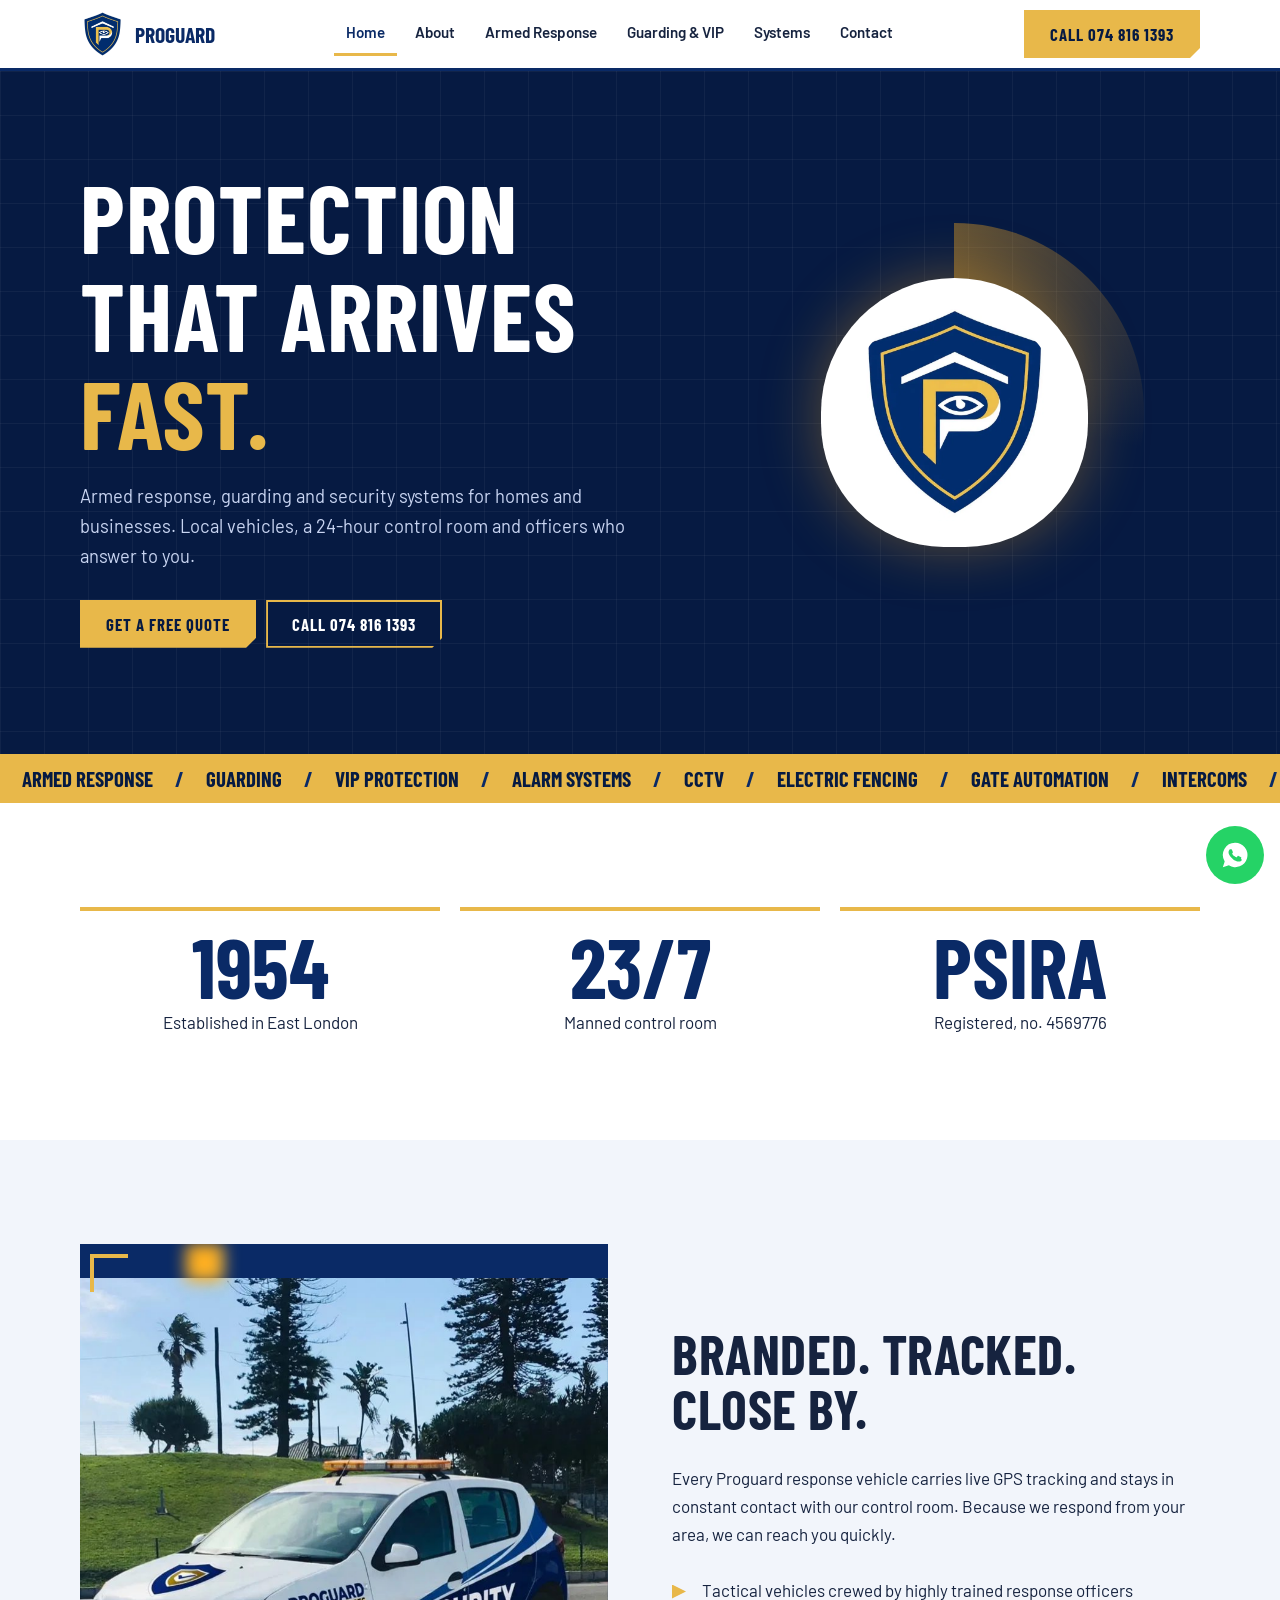
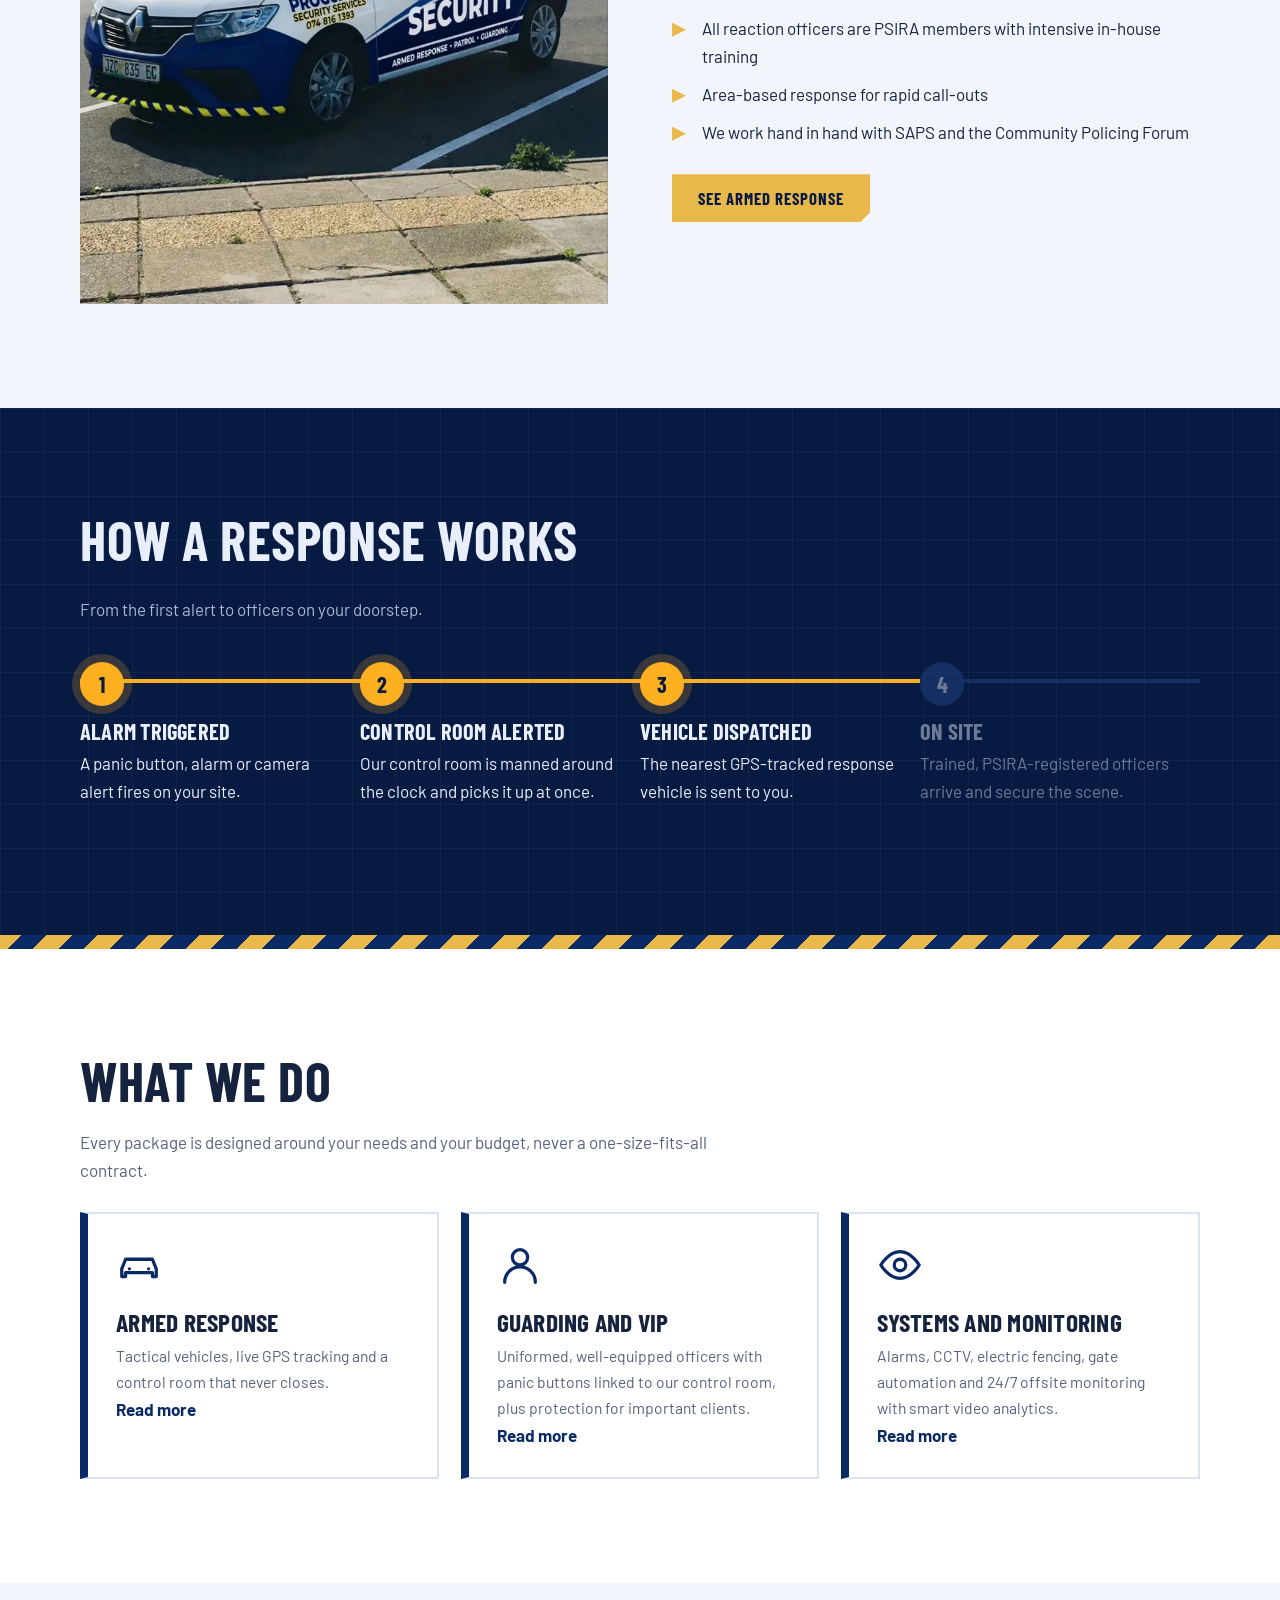
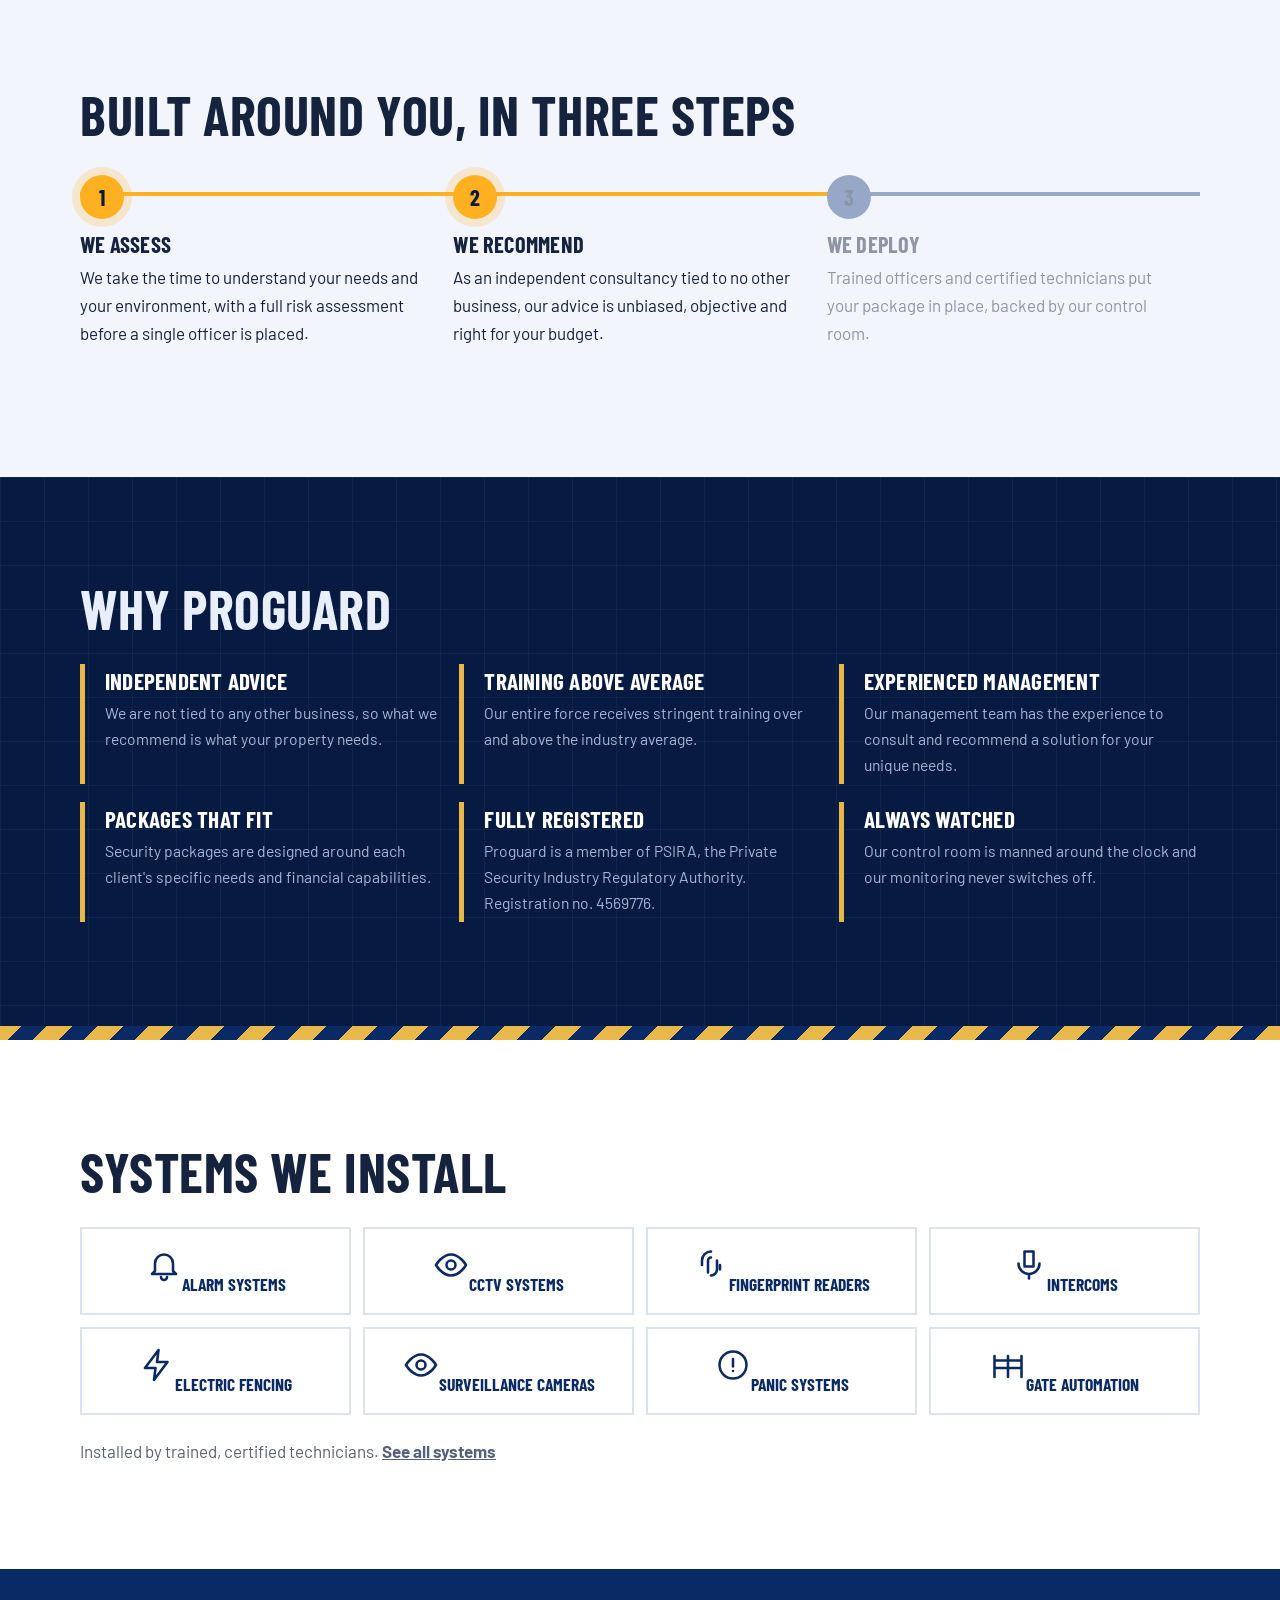
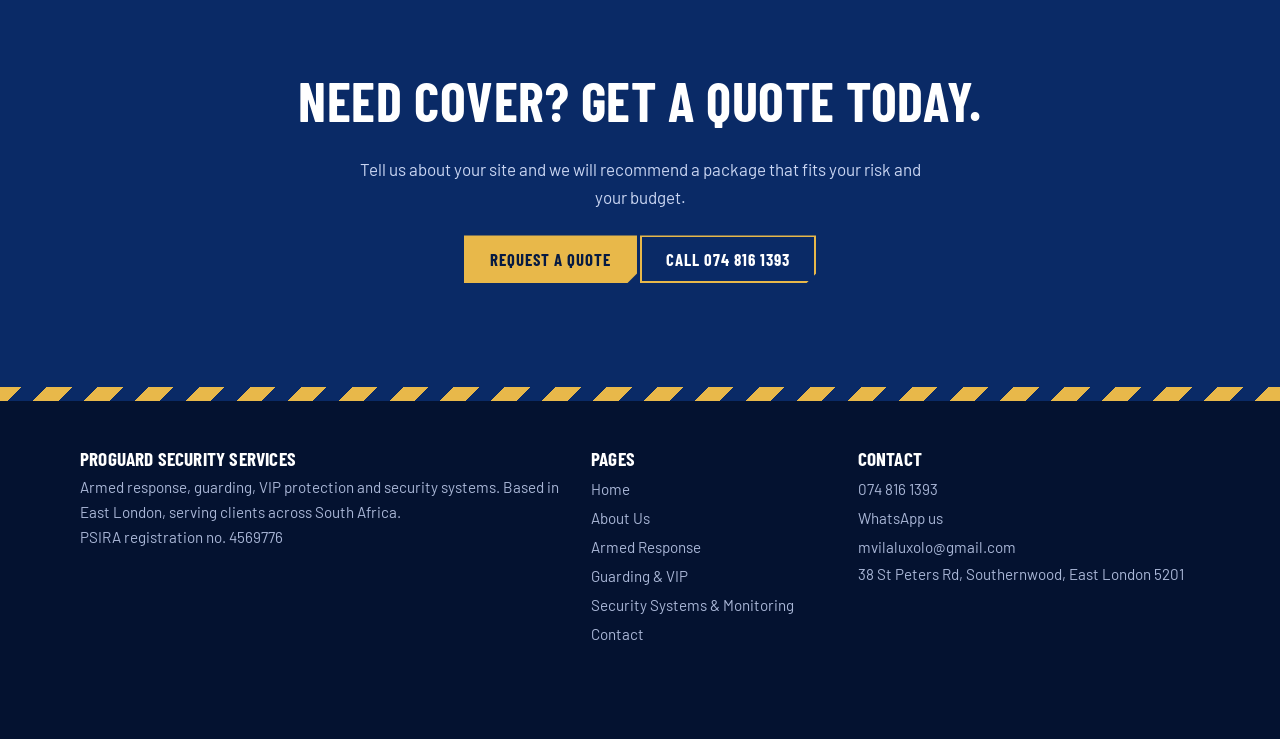
<file: index.html>
<!doctype html><html lang="en-ZA"><head><meta charset="utf-8"><meta name="viewport" content="width=device-width,initial-scale=1">
<title>Home | Proguard Security Services, East London</title><meta name="description" content="Armed response, guarding, VIP protection and security systems in East London. PSIRA registered.">
<link rel="icon" href="images/logo-shield.png">
<link rel="preconnect" href="https://fonts.googleapis.com"><link rel="preconnect" href="https://fonts.gstatic.com" crossorigin>
<link href="https://fonts.googleapis.com/css2?family=Barlow:wght@400;600&family=Barlow+Condensed:wght@600;700&display=swap" rel="stylesheet">
<link rel="stylesheet" href="css/style.css">
<script type="application/ld+json">{"@context":"https://schema.org","@type":"SecurityService","name":"Proguard Security Services","telephone":"+27748161393","email":"mvilaluxolo@gmail.com","address":{"@type":"PostalAddress","streetAddress":"38 St Peters Rd, Southernwood","addressLocality":"East London","addressRegion":"Eastern Cape","postalCode":"5201","addressCountry":"ZA"}}</script></head><body>
<header><div class="w nav"><a class="brand" href="index.html"><img src="images/logo-shield.png" alt="">Proguard</a>
<nav aria-label="Main"><ul><li><a href="index.html" aria-current="page">Home</a></li><li><a href="about.html">About</a></li><li><a href="armed-response.html">Armed Response</a></li><li><a href="guarding-vip.html">Guarding & VIP</a></li><li><a href="security-systems.html">Systems</a></li><li><a href="contact.html">Contact</a></li></ul></nav><a class="btn nc" href="tel:+27748161393">Call 074 816 1393</a><button class="burger" aria-label="Menu" aria-expanded="false">Menu</button></div></header>
<main><section class="hero gb"><div class="w"><div><h1 aria-label="Protection that arrives fast."><span class="ln" style="--i:0"><span>Protection</span></span><span class="ln" style="--i:1"><span>that arrives</span></span><span class="ln" style="--i:2"><span>fast.</span></span></h1>
<p>Armed response, guarding and security systems for homes and businesses. Local vehicles, a 24-hour control room and officers who answer to you.</p>
<a class="btn" href="contact.html">Get a free quote</a><a class="btn o" href="tel:+27748161393">Call 074 816 1393</a></div>
<div class="radar"><i style="--i:0"></i><i style="--i:1"></i><i style="--i:2"></i><img src="images/logo-shield.png" alt="Proguard Security Services shield logo"></div></div></section>
<div class="tick" aria-hidden="true"><div><span>Armed response</span><b>/</b><span>Guarding</span><b>/</b><span>VIP protection</span><b>/</b><span>Alarm systems</span><b>/</b><span>CCTV</span><b>/</b><span>Electric fencing</span><b>/</b><span>Gate automation</span><b>/</b><span>Intercoms</span><b>/</b><span>Panic systems</span><b>/</b><span>Offsite monitoring</span><b>/</b><span>Armed response</span><b>/</b><span>Guarding</span><b>/</b><span>VIP protection</span><b>/</b><span>Alarm systems</span><b>/</b><span>CCTV</span><b>/</b><span>Electric fencing</span><b>/</b><span>Gate automation</span><b>/</b><span>Intercoms</span><b>/</b><span>Panic systems</span><b>/</b><span>Offsite monitoring</span><b>/</b></div></div>
<section class="sec"><div class="w stats rv"><div><strong data-n="2022">0</strong>Established in East London</div><div><strong><span data-n="24">0</span>/7</strong>Manned control room</div><div><strong>PSIRA</strong>Registered, no. 4569776</div></div></section>
<section class="sec soft"><div class="w split"><div class="car brk"><img src="images/car.jpg" alt="Proguard armed response vehicle with light bar" loading="lazy"></div>
<div class="rv"><h2>Branded. Tracked. Close by.</h2><p>Every Proguard response vehicle carries live GPS tracking and stays in constant contact with our control room. Because we respond from your area, we can reach you quickly.</p><br><ul class="list"><li>Tactical vehicles crewed by highly trained response officers</li><li>All reaction officers are PSIRA members with intensive in-house training</li><li>Area-based response for rapid call-outs</li><li>We work hand in hand with SAPS and the Community Policing Forum</li></ul><br><a class="btn" href="armed-response.html">See armed response</a></div></div></section>
<section class="sec dark gb"><div class="w"><h2 class="rv">How a response works</h2><p class="mut rv" style="margin-bottom:56px">From the first alert to officers on your doorstep.</p><div class="steps"><div class="step"><h3>Alarm triggered</h3><p>A panic button, alarm or camera alert fires on your site.</p></div><div class="step"><h3>Control room alerted</h3><p>Our control room is manned around the clock and picks it up at once.</p></div><div class="step"><h3>Vehicle dispatched</h3><p>The nearest GPS-tracked response vehicle is sent to you.</p></div><div class="step"><h3>On site</h3><p>Trained, PSIRA-registered officers arrive and secure the scene.</p></div></div></div></section><div class="hz"></div>
<section class="sec"><div class="w"><h2 class="rv">What we do</h2><p class="mut rv" style="max-width:40em;margin:-8px 0 28px">Every package is designed around your needs and your budget, never a one-size-fits-all contract.</p><div class="grid">
<div class="card rv"><svg class="ico" viewBox="0 0 24 24" aria-hidden="true"><path d="M3 14l2-5h14l2 5v4h-2v-2H5v2H3zM7 14h.01M17 14h.01"/></svg><h3>Armed response</h3><p>Tactical vehicles, live GPS tracking and a control room that never closes.</p><a class="m" href="armed-response.html">Read more</a></div><div class="card rv"><svg class="ico" viewBox="0 0 24 24" aria-hidden="true"><path d="M12 12a4 4 0 100-8 4 4 0 000 8zM4 21a8 8 0 0116 0"/></svg><h3>Guarding and VIP</h3><p>Uniformed, well-equipped officers with panic buttons linked to our control room, plus protection for important clients.</p><a class="m" href="guarding-vip.html">Read more</a></div><div class="card rv"><svg class="ico" viewBox="0 0 24 24" aria-hidden="true"><path d="M2 12s4-7 10-7 10 7 10 7-4 7-10 7S2 12 2 12zM12 9a3 3 0 100 6 3 3 0 000-6"/></svg><h3>Systems and monitoring</h3><p>Alarms, CCTV, electric fencing, gate automation and 24/7 offsite monitoring with smart video analytics.</p><a class="m" href="security-systems.html">Read more</a></div></div></div></section>
<section class="sec soft"><div class="w"><h2 class="rv">Built around you, in three steps</h2><div class="steps s3" style="margin-top:50px"><div class="step"><h3>We assess</h3><p>We take the time to understand your needs and your environment, with a full risk assessment before a single officer is placed.</p></div><div class="step"><h3>We recommend</h3><p>As an independent consultancy tied to no other business, our advice is unbiased, objective and right for your budget.</p></div><div class="step"><h3>We deploy</h3><p>Trained officers and certified technicians put your package in place, backed by our control room.</p></div></div></div></section>
<section class="sec dark gb"><div class="w"><h2 class="rv">Why Proguard</h2><div class="why rv">
<div><h3>Independent advice</h3><p>We are not tied to any other business, so what we recommend is what your property needs.</p></div>
<div><h3>Training above average</h3><p>Our entire force receives stringent training over and above the industry average.</p></div>
<div><h3>Experienced management</h3><p>Our management team has the experience to consult and recommend a solution for your unique needs.</p></div>
<div><h3>Packages that fit</h3><p>Security packages are designed around each client's specific needs and financial capabilities.</p></div>
<div><h3>Fully registered</h3><p>Proguard is a member of PSIRA, the Private Security Industry Regulatory Authority. Registration no. 4569776.</p></div>
<div><h3>Always watched</h3><p>Our control room is manned around the clock and our monitoring never switches off.</p></div></div></div></section><div class="hz"></div>
<section class="sec"><div class="w"><h2 class="rv">Systems we install</h2><div class="tiles rv"><div><svg class="ico" viewBox="0 0 24 24" aria-hidden="true"><path d="M6 16v-5a6 6 0 1112 0v5l2 2H4zM10 20a2 2 0 004 0"/></svg>Alarm systems</div><div><svg class="ico" viewBox="0 0 24 24" aria-hidden="true"><path d="M2 12s4-7 10-7 10 7 10 7-4 7-10 7S2 12 2 12zM12 9a3 3 0 100 6 3 3 0 000-6"/></svg>CCTV systems</div><div><svg class="ico" viewBox="0 0 24 24" aria-hidden="true"><path d="M12 3a6 6 0 00-6 6v3M12 7a2 2 0 00-2 2v8M16 9v6a4 4 0 01-4 4M18 12v3"/></svg>Fingerprint readers</div><div><svg class="ico" viewBox="0 0 24 24" aria-hidden="true"><path d="M9 3h6v10H9zM5 11a7 7 0 0014 0M12 18v3"/></svg>Intercoms</div><div><svg class="ico" viewBox="0 0 24 24" aria-hidden="true"><path d="M13 2L4 14h7l-1 8 9-12h-7z"/></svg>Electric fencing</div><div><svg class="ico" viewBox="0 0 24 24" aria-hidden="true"><path d="M2 12s4-7 10-7 10 7 10 7-4 7-10 7S2 12 2 12zM12 9a3 3 0 100 6 3 3 0 000-6"/></svg>Surveillance cameras</div><div><svg class="ico" viewBox="0 0 24 24" aria-hidden="true"><path d="M12 3a9 9 0 100 18 9 9 0 000-18zM12 8v5M12 16h.01"/></svg>Panic systems</div><div><svg class="ico" viewBox="0 0 24 24" aria-hidden="true"><path d="M3 20V6M21 20V6M3 9h18M3 14h18M12 6v14"/></svg>Gate automation</div></div><p class="mut rv" style="margin-top:22px">Installed by trained, certified technicians. <a href="security-systems.html"><b>See all systems</b></a></p></div></section><section class="sec cta"><div class="w rv"><h2>Need cover? Get a quote today.</h2><p>Tell us about your site and we will recommend a package that fits your risk and your budget.</p><a class="btn" href="contact.html">Request a quote</a> <a class="btn o" href="tel:+27748161393">Call 074 816 1393</a></div></section></main>
<div class="hz"></div><footer><div class="w grid"><div><h3>Proguard Security Services</h3><p>Armed response, guarding, VIP protection and security systems. Based in East London, serving clients across South Africa.</p><p>PSIRA registration no. 4569776</p></div>
<div><h3>Pages</h3><a href="index.html">Home</a><a href="about.html">About Us</a><a href="armed-response.html">Armed Response</a><a href="guarding-vip.html">Guarding & VIP</a><a href="security-systems.html">Security Systems & Monitoring</a><a href="contact.html">Contact</a></div><div><h3>Contact</h3><a href="tel:+27748161393">074 816 1393</a><a href="https://wa.me/27748161393">WhatsApp us</a><a href="mailto:mvilaluxolo@gmail.com">mvilaluxolo@gmail.com</a><p>38 St Peters Rd, Southernwood, East London 5201</p></div></div></footer>
<a class="wa" href="https://wa.me/27748161393" aria-label="Chat on WhatsApp"><svg viewBox="0 0 32 32"><path d="M16 3a13 13 0 0 0-11 19.8L3 29l6.4-2A13 13 0 1 0 16 3zm7.4 18.3c-.3.9-1.8 1.7-2.5 1.7-.6.1-1.4.1-2.3-.1-.5-.2-1.200-.4-2-.8-3.600-1.600-5.900-5.200-6.100-5.400-.2-.2-1.400-1.900-1.400-3.600s.9-2.500 1.200-2.900c.3-.3.7-.4.9-.4h.7c.2 0 .5-.1.8.6l1 2.400c.1.200.1.400 0 .6l-.5.700c-.2.200-.3.400-.1.700.2.300.8 1.300 1.700 2.100 1.100 1 2.100 1.300 2.400 1.500.3.100.5.100.7-.1l1-1.200c.2-.3.500-.2.800-.1l2.300 1.100c.3.200.5.200.6.400.1.100.1.800-.2 1.600z"/></svg></a><script src="js/main.js"></script></body></html>
</file>
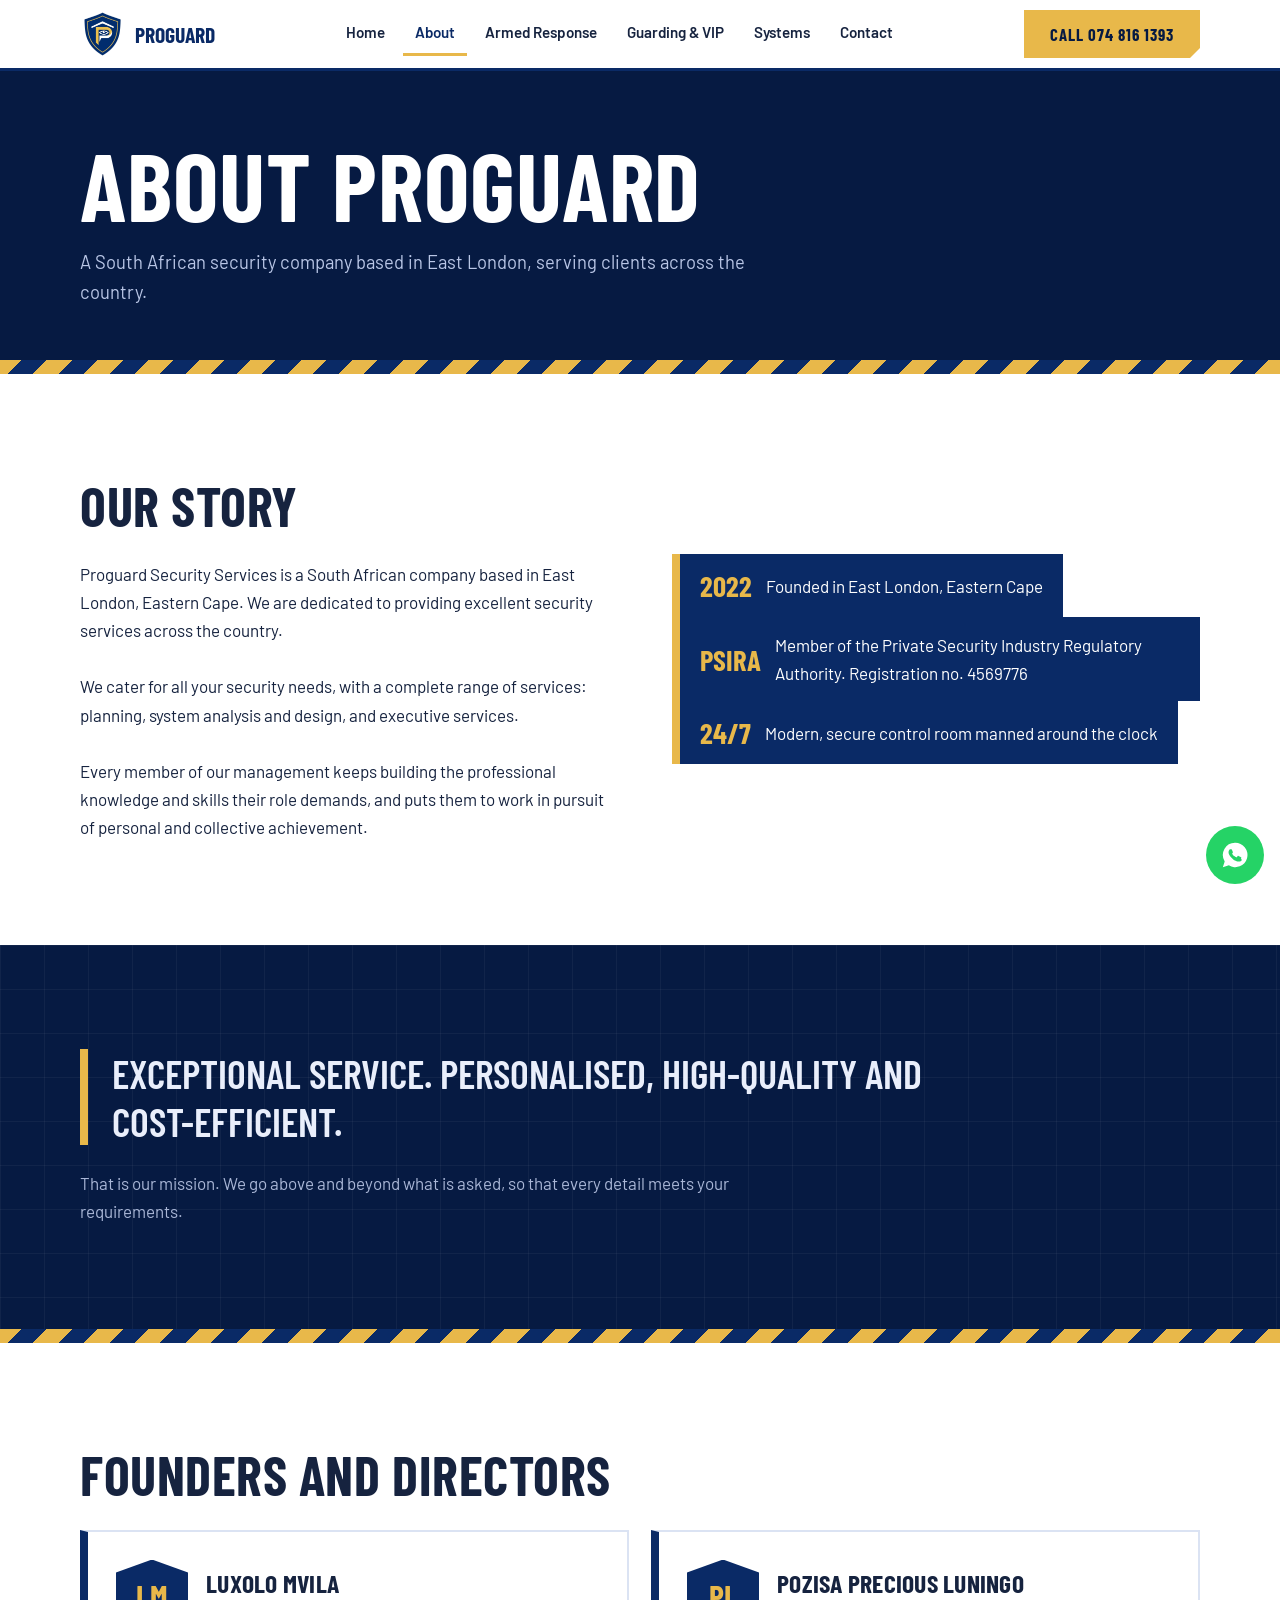
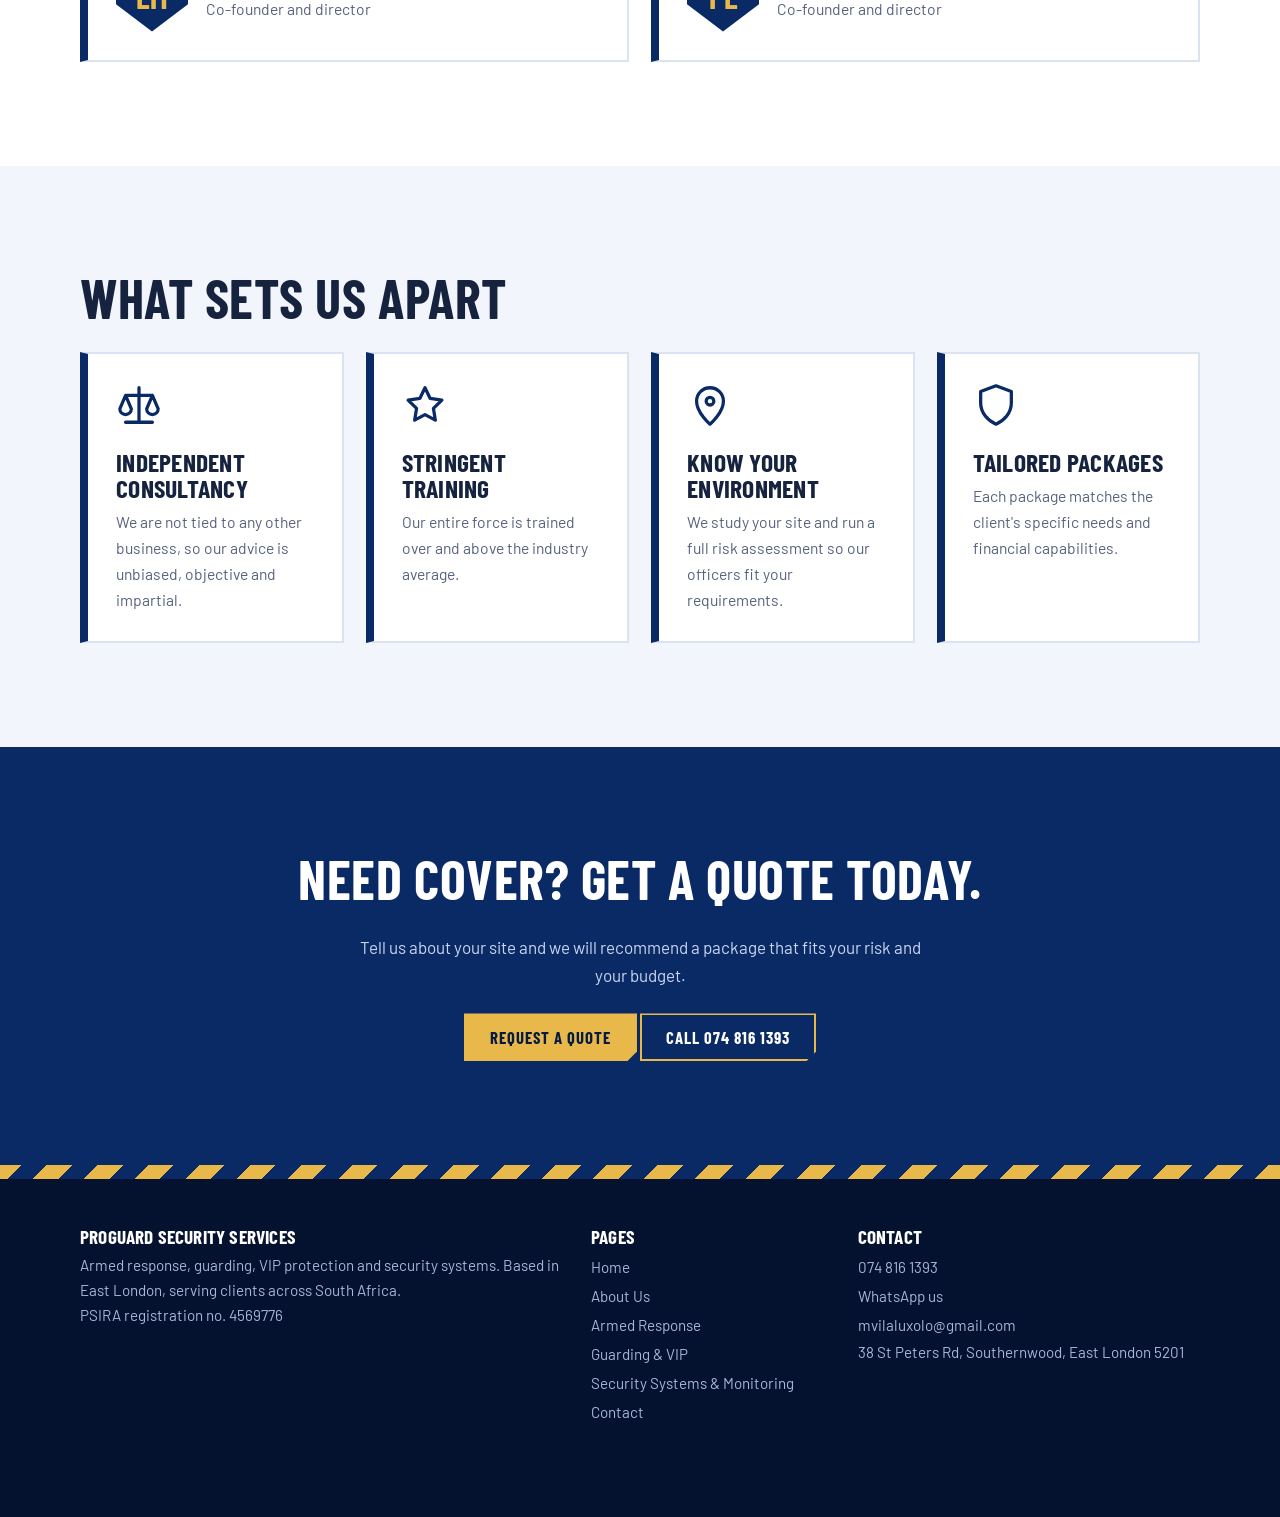
<file: about.html>
<!doctype html><html lang="en-ZA"><head><meta charset="utf-8"><meta name="viewport" content="width=device-width,initial-scale=1">
<title>About Us | Proguard Security Services, East London</title><meta name="description" content="About Proguard Security Services, founded 2022 in East London.">
<link rel="icon" href="images/logo-shield.png">
<link rel="preconnect" href="https://fonts.googleapis.com"><link rel="preconnect" href="https://fonts.gstatic.com" crossorigin>
<link href="https://fonts.googleapis.com/css2?family=Barlow:wght@400;600&family=Barlow+Condensed:wght@600;700&display=swap" rel="stylesheet">
<link rel="stylesheet" href="css/style.css">
<script type="application/ld+json">{"@context":"https://schema.org","@type":"SecurityService","name":"Proguard Security Services","telephone":"+27748161393","email":"mvilaluxolo@gmail.com","address":{"@type":"PostalAddress","streetAddress":"38 St Peters Rd, Southernwood","addressLocality":"East London","addressRegion":"Eastern Cape","postalCode":"5201","addressCountry":"ZA"}}</script></head><body>
<header><div class="w nav"><a class="brand" href="index.html"><img src="images/logo-shield.png" alt="">Proguard</a>
<nav aria-label="Main"><ul><li><a href="index.html">Home</a></li><li><a href="about.html" aria-current="page">About</a></li><li><a href="armed-response.html">Armed Response</a></li><li><a href="guarding-vip.html">Guarding & VIP</a></li><li><a href="security-systems.html">Systems</a></li><li><a href="contact.html">Contact</a></li></ul></nav><a class="btn nc" href="tel:+27748161393">Call 074 816 1393</a><button class="burger" aria-label="Menu" aria-expanded="false">Menu</button></div></header>
<main><section class="page-h"><div class="w"><h1>About Proguard</h1><p>A South African security company based in East London, serving clients across the country.</p></div></section><div class="hz"></div><section class="sec"><div class="w split"><div class="rv"><h2>Our story</h2><p>Proguard Security Services is a South African company based in East London, Eastern Cape. We are dedicated to providing excellent security services across the country.</p><br><p>We cater for all your security needs, with a complete range of services: planning, system analysis and design, and executive services.</p><br><p>Every member of our management keeps building the professional knowledge and skills their role demands, and puts them to work in pursuit of personal and collective achievement.</p></div><div class="rv"><div class="badge"><b>2022</b><span>Founded in East London, Eastern Cape</span></div><br><div class="badge"><b>PSIRA</b><span>Member of the Private Security Industry Regulatory Authority. Registration no. 4569776</span></div><br><div class="badge"><b>24/7</b><span>Modern, secure control room manned around the clock</span></div></div></div></section>
<section class="sec dark gb"><div class="w"><p class="quote rv">Exceptional service. Personalised, high-quality and cost-efficient.</p><p class="mut rv" style="margin-top:24px;max-width:40em">That is our mission. We go above and beyond what is asked, so that every detail meets your requirements.</p></div></section><div class="hz"></div>
<section class="sec"><div class="w"><h2 class="rv">Founders and directors</h2><div class="grid"><div class="card rv dir"><span>LM</span><div><h3>Luxolo Mvila</h3><p class="mut">Co-founder and director</p></div></div><div class="card rv dir"><span>PL</span><div><h3>Pozisa Precious Luningo</h3><p class="mut">Co-founder and director</p></div></div></div></div></section>
<section class="sec soft"><div class="w"><h2 class="rv">What sets us apart</h2><div class="grid"><div class="card rv"><svg class="ico" viewBox="0 0 24 24" aria-hidden="true"><path d="M12 3v18M5 21h14M5 7h14M5 7l-3 7a3 3 0 006 0zM19 7l-3 7a3 3 0 006 0z"/></svg><h3>Independent consultancy</h3><p>We are not tied to any other business, so our advice is unbiased, objective and impartial.</p></div><div class="card rv"><svg class="ico" viewBox="0 0 24 24" aria-hidden="true"><path d="M12 3l2.7 5.6 6.1.9-4.4 4.3 1 6.1L12 17l-5.4 2.9 1-6.1L3.2 9.500l6.100-.9z"/></svg><h3>Stringent training</h3><p>Our entire force is trained over and above the industry average.</p></div><div class="card rv"><svg class="ico" viewBox="0 0 24 24" aria-hidden="true"><path d="M12 22s7-6 7-12a7 7 0 10-14 0c0 6 7 12 7 12zM12 12a2 2 0 100-4 2 2 0 000 4z"/></svg><h3>Know your environment</h3><p>We study your site and run a full risk assessment so our officers fit your requirements.</p></div><div class="card rv"><svg class="ico" viewBox="0 0 24 24" aria-hidden="true"><path d="M12 2l8 3v6c0 5-3.5 9-8 11-4.5-2-8-6-8-11V5z"/></svg><h3>Tailored packages</h3><p>Each package matches the client's specific needs and financial capabilities.</p></div></div></div></section><section class="sec cta"><div class="w rv"><h2>Need cover? Get a quote today.</h2><p>Tell us about your site and we will recommend a package that fits your risk and your budget.</p><a class="btn" href="contact.html">Request a quote</a> <a class="btn o" href="tel:+27748161393">Call 074 816 1393</a></div></section></main>
<div class="hz"></div><footer><div class="w grid"><div><h3>Proguard Security Services</h3><p>Armed response, guarding, VIP protection and security systems. Based in East London, serving clients across South Africa.</p><p>PSIRA registration no. 4569776</p></div>
<div><h3>Pages</h3><a href="index.html">Home</a><a href="about.html">About Us</a><a href="armed-response.html">Armed Response</a><a href="guarding-vip.html">Guarding & VIP</a><a href="security-systems.html">Security Systems & Monitoring</a><a href="contact.html">Contact</a></div><div><h3>Contact</h3><a href="tel:+27748161393">074 816 1393</a><a href="https://wa.me/27748161393">WhatsApp us</a><a href="mailto:mvilaluxolo@gmail.com">mvilaluxolo@gmail.com</a><p>38 St Peters Rd, Southernwood, East London 5201</p></div></div></footer>
<a class="wa" href="https://wa.me/27748161393" aria-label="Chat on WhatsApp"><svg viewBox="0 0 32 32"><path d="M16 3a13 13 0 0 0-11 19.8L3 29l6.4-2A13 13 0 1 0 16 3zm7.4 18.3c-.3.9-1.8 1.7-2.5 1.7-.6.1-1.4.1-2.3-.1-.5-.2-1.200-.4-2-.8-3.600-1.600-5.900-5.200-6.100-5.400-.2-.2-1.400-1.900-1.400-3.600s.9-2.500 1.200-2.900c.3-.3.7-.4.9-.4h.7c.2 0 .5-.1.8.6l1 2.400c.1.200.1.400 0 .6l-.5.700c-.2.200-.3.400-.1.700.2.300.8 1.300 1.700 2.100 1.100 1 2.100 1.300 2.400 1.500.3.100.5.100.7-.1l1-1.200c.2-.3.500-.2.800-.1l2.300 1.100c.3.200.5.200.6.400.1.100.1.800-.2 1.600z"/></svg></a><script src="js/main.js"></script></body></html>
</file>
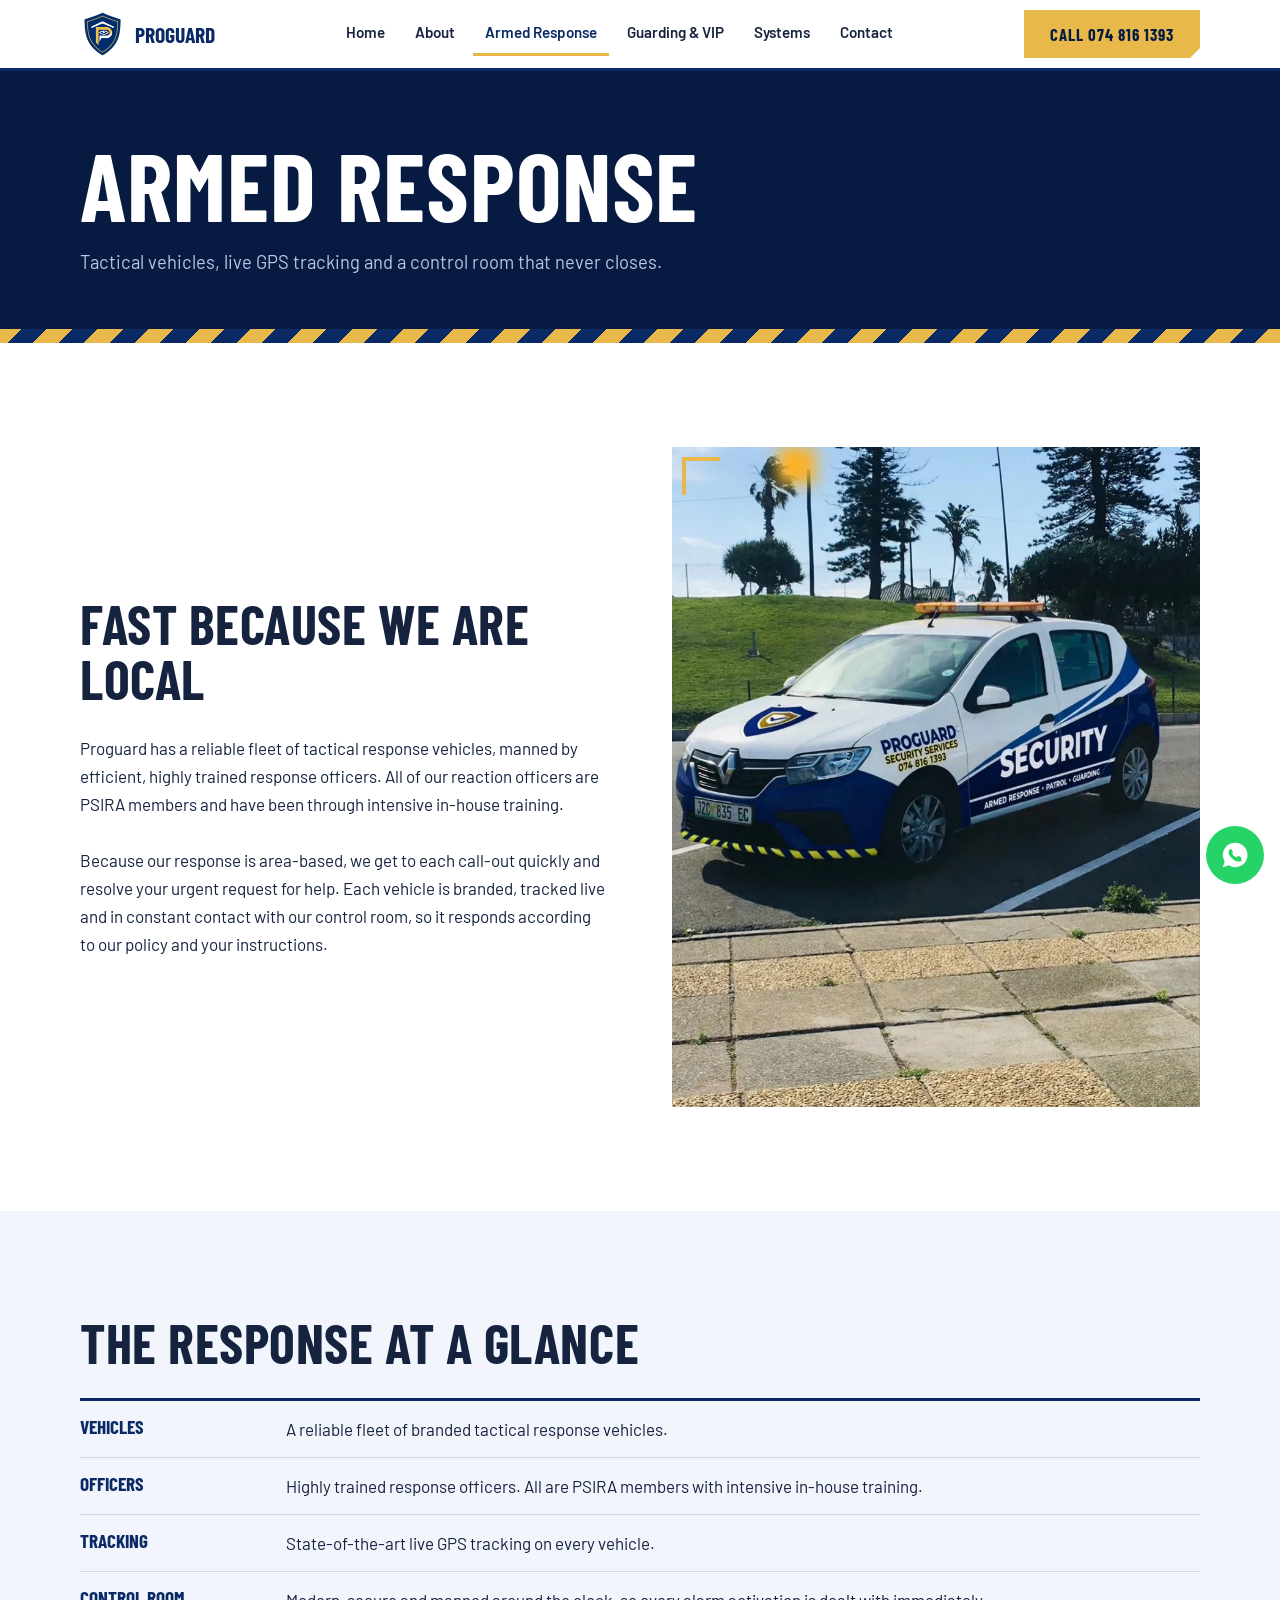
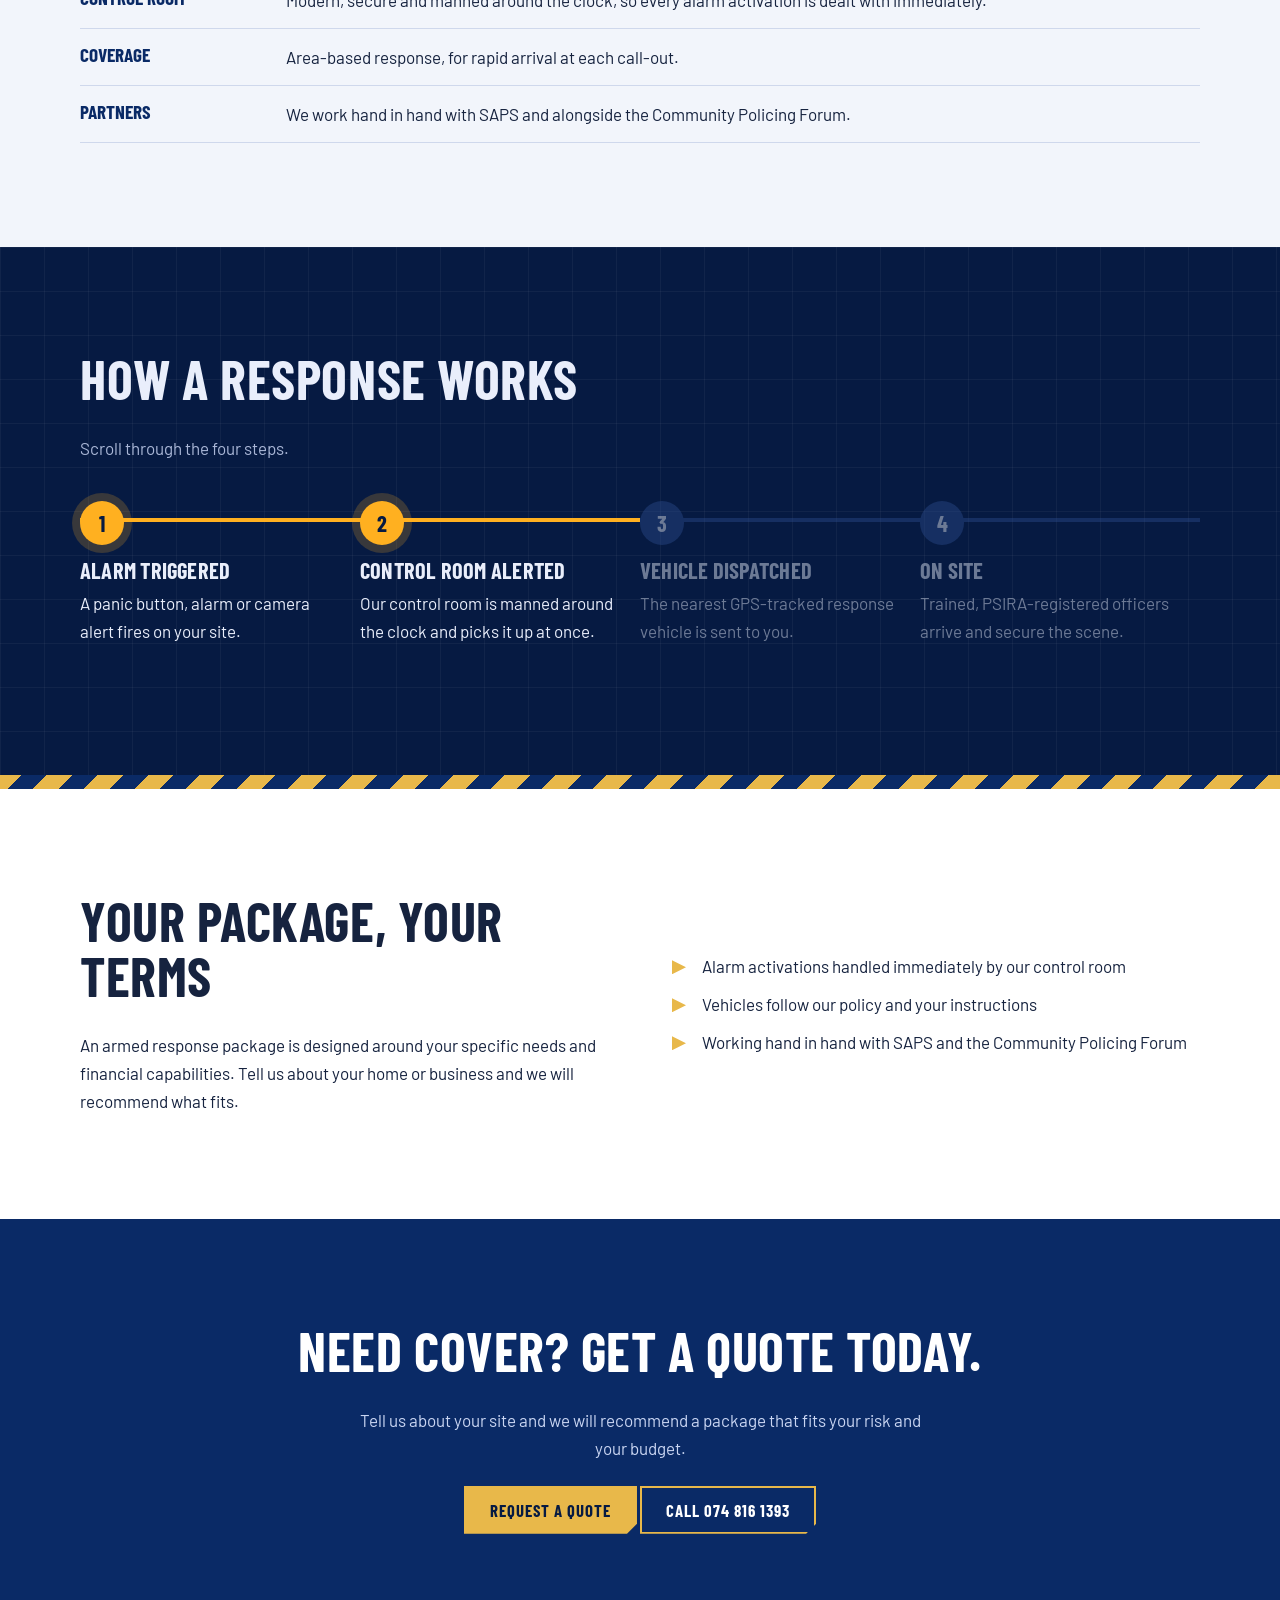
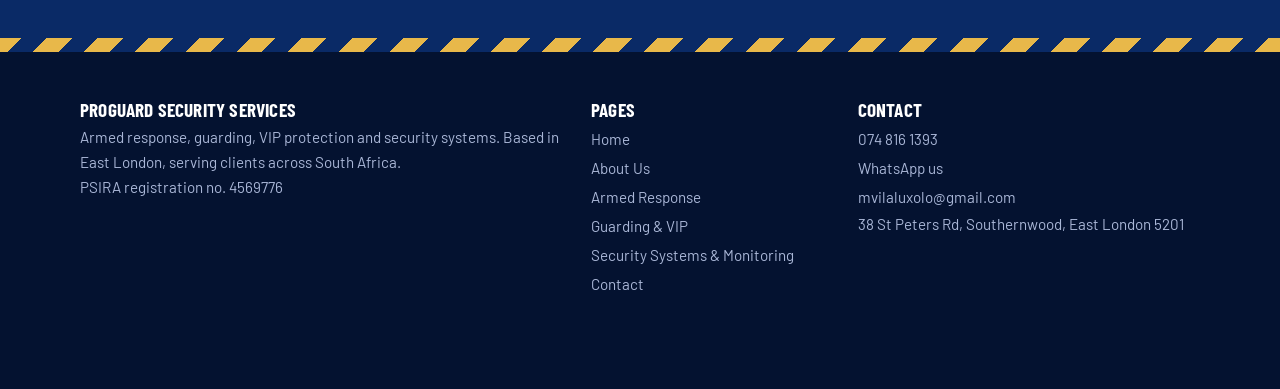
<file: armed-response.html>
<!doctype html><html lang="en-ZA"><head><meta charset="utf-8"><meta name="viewport" content="width=device-width,initial-scale=1">
<title>Armed Response | Proguard Security Services, East London</title><meta name="description" content="GPS-tracked armed response vehicles and a 24-hour control room in East London.">
<link rel="icon" href="images/logo-shield.png">
<link rel="preconnect" href="https://fonts.googleapis.com"><link rel="preconnect" href="https://fonts.gstatic.com" crossorigin>
<link href="https://fonts.googleapis.com/css2?family=Barlow:wght@400;600&family=Barlow+Condensed:wght@600;700&display=swap" rel="stylesheet">
<link rel="stylesheet" href="css/style.css">
<script type="application/ld+json">{"@context":"https://schema.org","@type":"SecurityService","name":"Proguard Security Services","telephone":"+27748161393","email":"mvilaluxolo@gmail.com","address":{"@type":"PostalAddress","streetAddress":"38 St Peters Rd, Southernwood","addressLocality":"East London","addressRegion":"Eastern Cape","postalCode":"5201","addressCountry":"ZA"}}</script></head><body>
<header><div class="w nav"><a class="brand" href="index.html"><img src="images/logo-shield.png" alt="">Proguard</a>
<nav aria-label="Main"><ul><li><a href="index.html">Home</a></li><li><a href="about.html">About</a></li><li><a href="armed-response.html" aria-current="page">Armed Response</a></li><li><a href="guarding-vip.html">Guarding & VIP</a></li><li><a href="security-systems.html">Systems</a></li><li><a href="contact.html">Contact</a></li></ul></nav><a class="btn nc" href="tel:+27748161393">Call 074 816 1393</a><button class="burger" aria-label="Menu" aria-expanded="false">Menu</button></div></header>
<main><section class="page-h"><div class="w"><h1>Armed response</h1><p>Tactical vehicles, live GPS tracking and a control room that never closes.</p></div></section><div class="hz"></div><section class="sec"><div class="w split"><div class="rv"><h2>Fast because we are local</h2><p>Proguard has a reliable fleet of tactical response vehicles, manned by efficient, highly trained response officers. All of our reaction officers are PSIRA members and have been through intensive in-house training.</p><br><p>Because our response is area-based, we get to each call-out quickly and resolve your urgent request for help. Each vehicle is branded, tracked live and in constant contact with our control room, so it responds according to our policy and your instructions.</p></div><div class="car brk"><img src="images/car.jpg" alt="Proguard response vehicle" loading="lazy"></div></div></section>
<section class="sec soft"><div class="w"><h2 class="rv">The response at a glance</h2><div class="spec rv"><div><b>Vehicles</b><span>A reliable fleet of branded tactical response vehicles.</span></div><div><b>Officers</b><span>Highly trained response officers. All are PSIRA members with intensive in-house training.</span></div><div><b>Tracking</b><span>State-of-the-art live GPS tracking on every vehicle.</span></div><div><b>Control room</b><span>Modern, secure and manned around the clock, so every alarm activation is dealt with immediately.</span></div><div><b>Coverage</b><span>Area-based response, for rapid arrival at each call-out.</span></div><div><b>Partners</b><span>We work hand in hand with SAPS and alongside the Community Policing Forum.</span></div></div></div></section>
<section class="sec dark gb"><div class="w"><h2 class="rv">How a response works</h2><p class="mut" style="margin-bottom:56px">Scroll through the four steps.</p><div class="steps"><div class="step"><h3>Alarm triggered</h3><p>A panic button, alarm or camera alert fires on your site.</p></div><div class="step"><h3>Control room alerted</h3><p>Our control room is manned around the clock and picks it up at once.</p></div><div class="step"><h3>Vehicle dispatched</h3><p>The nearest GPS-tracked response vehicle is sent to you.</p></div><div class="step"><h3>On site</h3><p>Trained, PSIRA-registered officers arrive and secure the scene.</p></div></div></div></section><div class="hz"></div>
<section class="sec"><div class="w split"><div class="rv"><h2>Your package, your terms</h2><p>An armed response package is designed around your specific needs and financial capabilities. Tell us about your home or business and we will recommend what fits.</p></div><div class="rv"><ul class="list"><li>Alarm activations handled immediately by our control room</li><li>Vehicles follow our policy and your instructions</li><li>Working hand in hand with SAPS and the Community Policing Forum</li></ul></div></div></section><section class="sec cta"><div class="w rv"><h2>Need cover? Get a quote today.</h2><p>Tell us about your site and we will recommend a package that fits your risk and your budget.</p><a class="btn" href="contact.html">Request a quote</a> <a class="btn o" href="tel:+27748161393">Call 074 816 1393</a></div></section></main>
<div class="hz"></div><footer><div class="w grid"><div><h3>Proguard Security Services</h3><p>Armed response, guarding, VIP protection and security systems. Based in East London, serving clients across South Africa.</p><p>PSIRA registration no. 4569776</p></div>
<div><h3>Pages</h3><a href="index.html">Home</a><a href="about.html">About Us</a><a href="armed-response.html">Armed Response</a><a href="guarding-vip.html">Guarding & VIP</a><a href="security-systems.html">Security Systems & Monitoring</a><a href="contact.html">Contact</a></div><div><h3>Contact</h3><a href="tel:+27748161393">074 816 1393</a><a href="https://wa.me/27748161393">WhatsApp us</a><a href="mailto:mvilaluxolo@gmail.com">mvilaluxolo@gmail.com</a><p>38 St Peters Rd, Southernwood, East London 5201</p></div></div></footer>
<a class="wa" href="https://wa.me/27748161393" aria-label="Chat on WhatsApp"><svg viewBox="0 0 32 32"><path d="M16 3a13 13 0 0 0-11 19.8L3 29l6.4-2A13 13 0 1 0 16 3zm7.4 18.3c-.3.9-1.8 1.7-2.5 1.7-.6.1-1.4.1-2.3-.1-.5-.2-1.200-.4-2-.8-3.600-1.600-5.900-5.200-6.100-5.400-.2-.2-1.400-1.900-1.400-3.600s.9-2.500 1.200-2.900c.3-.3.7-.4.9-.4h.7c.2 0 .5-.1.8.6l1 2.400c.1.200.1.400 0 .6l-.5.700c-.2.200-.3.400-.1.700.2.300.8 1.300 1.700 2.100 1.100 1 2.100 1.300 2.400 1.500.3.100.5.100.7-.1l1-1.200c.2-.3.500-.2.800-.1l2.300 1.100c.3.200.5.200.6.400.1.100.1.800-.2 1.600z"/></svg></a><script src="js/main.js"></script></body></html>
</file>
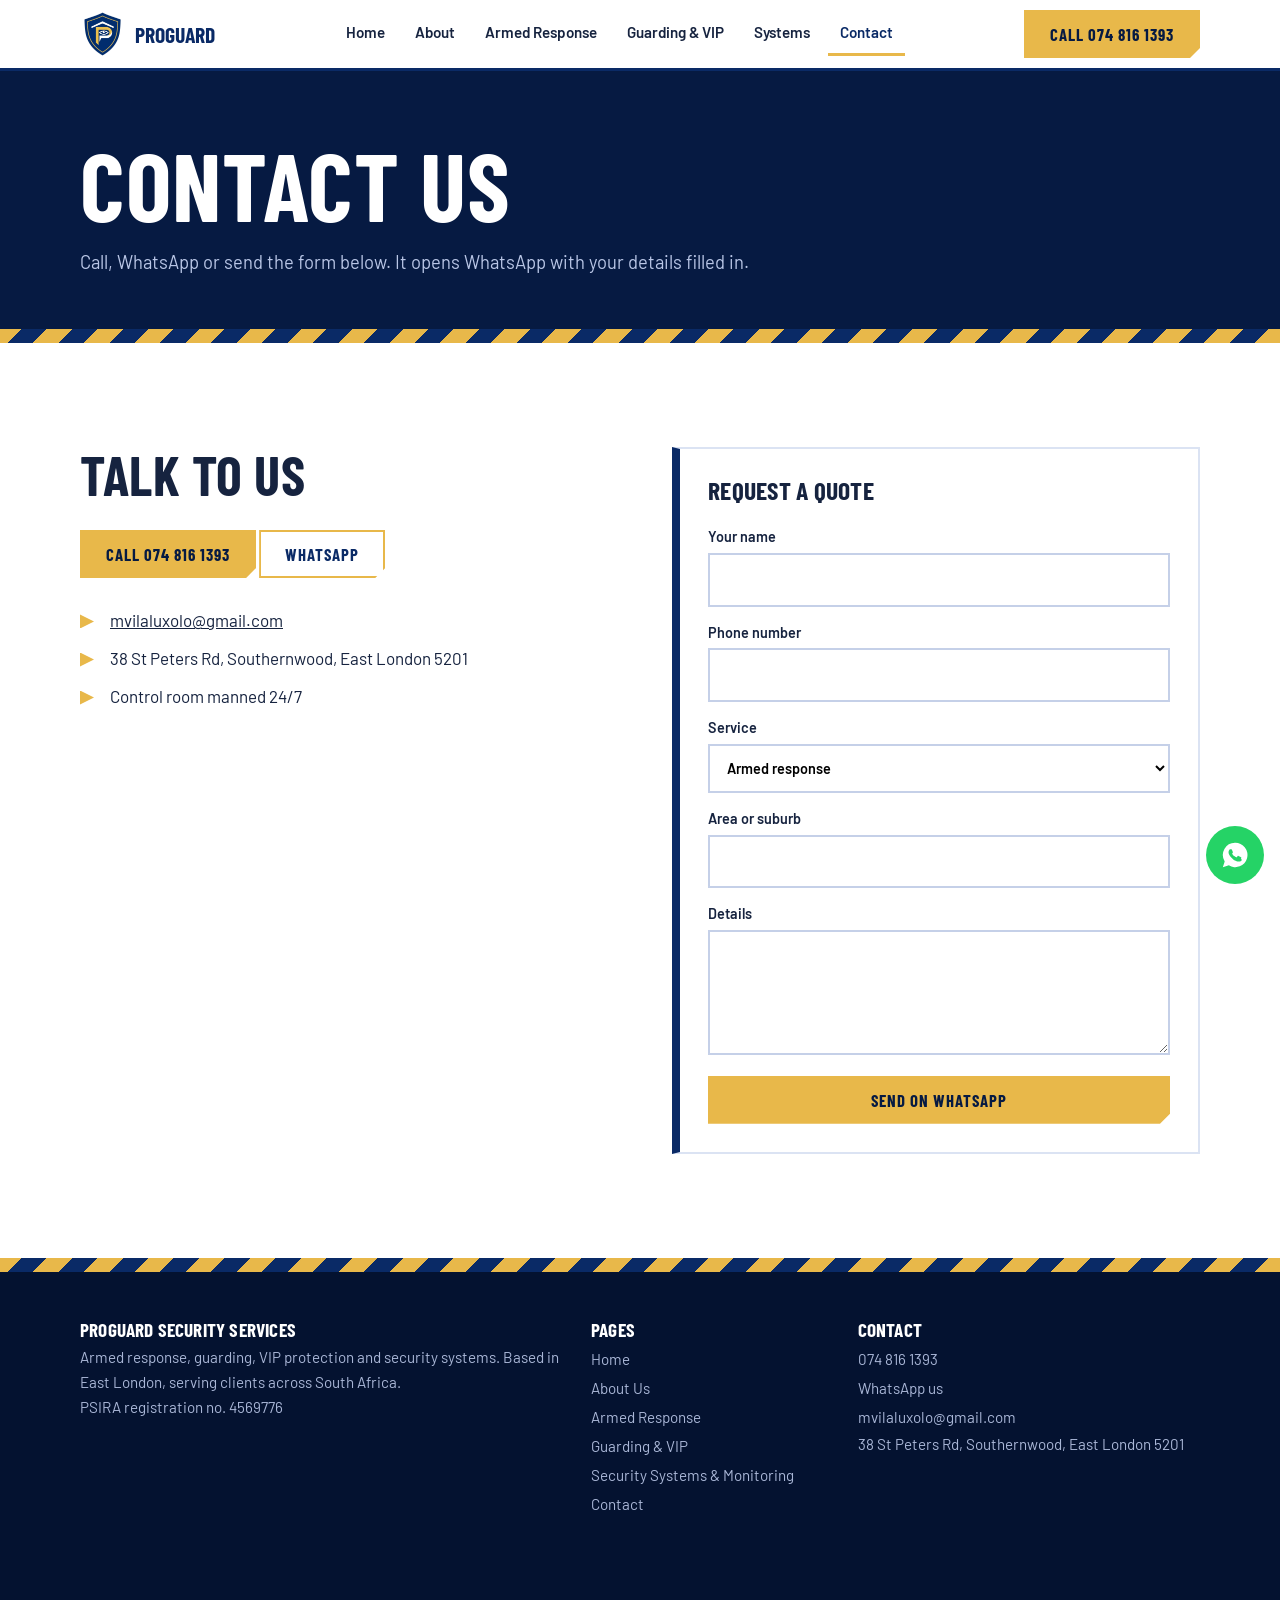
<file: contact.html>
<!doctype html><html lang="en-ZA"><head><meta charset="utf-8"><meta name="viewport" content="width=device-width,initial-scale=1">
<title>Contact | Proguard Security Services, East London</title><meta name="description" content="Call, WhatsApp or request a quote from Proguard Security Services.">
<link rel="icon" href="images/logo-shield.png">
<link rel="preconnect" href="https://fonts.googleapis.com"><link rel="preconnect" href="https://fonts.gstatic.com" crossorigin>
<link href="https://fonts.googleapis.com/css2?family=Barlow:wght@400;600&family=Barlow+Condensed:wght@600;700&display=swap" rel="stylesheet">
<link rel="stylesheet" href="css/style.css">
<script type="application/ld+json">{"@context":"https://schema.org","@type":"SecurityService","name":"Proguard Security Services","telephone":"+27748161393","email":"mvilaluxolo@gmail.com","address":{"@type":"PostalAddress","streetAddress":"38 St Peters Rd, Southernwood","addressLocality":"East London","addressRegion":"Eastern Cape","postalCode":"5201","addressCountry":"ZA"}}</script></head><body>
<header><div class="w nav"><a class="brand" href="index.html"><img src="images/logo-shield.png" alt="">Proguard</a>
<nav aria-label="Main"><ul><li><a href="index.html">Home</a></li><li><a href="about.html">About</a></li><li><a href="armed-response.html">Armed Response</a></li><li><a href="guarding-vip.html">Guarding & VIP</a></li><li><a href="security-systems.html">Systems</a></li><li><a href="contact.html" aria-current="page">Contact</a></li></ul></nav><a class="btn nc" href="tel:+27748161393">Call 074 816 1393</a><button class="burger" aria-label="Menu" aria-expanded="false">Menu</button></div></header>
<main><section class="page-h"><div class="w"><h1>Contact us</h1><p>Call, WhatsApp or send the form below. It opens WhatsApp with your details filled in.</p></div></section><div class="hz"></div><section class="sec"><div class="w split" style="align-items:start"><div class="rv"><h2>Talk to us</h2><p><a class="btn" href="tel:+27748161393">Call 074 816 1393</a> <a class="btn o" style="color:var(--navy)" href="https://wa.me/27748161393">WhatsApp</a></p><br><ul class="list"><li><a href="mailto:mvilaluxolo@gmail.com">mvilaluxolo@gmail.com</a></li><li>38 St Peters Rd, Southernwood, East London 5201</li><li>Control room manned 24/7</li></ul></div>
<form id="qf" class="card rv"><h3>Request a quote</h3><label>Your name<input name="n" required autocomplete="name"></label><label>Phone number<input name="p" type="tel" required autocomplete="tel"></label><label>Service<select name="s"><option>Armed response</option><option>Guarding</option><option>VIP protection</option><option>Alarm, CCTV or fencing</option><option>Offsite monitoring</option><option>Not sure yet</option></select></label><label>Area or suburb<input name="a"></label><label>Details<textarea name="d" rows="4"></textarea></label><button class="btn" type="submit">Send on WhatsApp</button></form></div></section></main>
<div class="hz"></div><footer><div class="w grid"><div><h3>Proguard Security Services</h3><p>Armed response, guarding, VIP protection and security systems. Based in East London, serving clients across South Africa.</p><p>PSIRA registration no. 4569776</p></div>
<div><h3>Pages</h3><a href="index.html">Home</a><a href="about.html">About Us</a><a href="armed-response.html">Armed Response</a><a href="guarding-vip.html">Guarding & VIP</a><a href="security-systems.html">Security Systems & Monitoring</a><a href="contact.html">Contact</a></div><div><h3>Contact</h3><a href="tel:+27748161393">074 816 1393</a><a href="https://wa.me/27748161393">WhatsApp us</a><a href="mailto:mvilaluxolo@gmail.com">mvilaluxolo@gmail.com</a><p>38 St Peters Rd, Southernwood, East London 5201</p></div></div></footer>
<a class="wa" href="https://wa.me/27748161393" aria-label="Chat on WhatsApp"><svg viewBox="0 0 32 32"><path d="M16 3a13 13 0 0 0-11 19.8L3 29l6.4-2A13 13 0 1 0 16 3zm7.4 18.3c-.3.9-1.8 1.7-2.5 1.7-.6.1-1.4.1-2.3-.1-.5-.2-1.200-.4-2-.8-3.600-1.600-5.900-5.200-6.100-5.400-.2-.2-1.400-1.900-1.400-3.600s.9-2.500 1.200-2.900c.3-.3.7-.4.9-.4h.7c.2 0 .5-.1.8.6l1 2.400c.1.200.1.400 0 .6l-.5.700c-.2.200-.3.400-.1.700.2.300.8 1.300 1.700 2.100 1.100 1 2.100 1.300 2.400 1.500.3.100.5.100.7-.1l1-1.200c.2-.3.500-.2.800-.1l2.300 1.100c.3.200.5.200.6.400.1.100.1.800-.2 1.600z"/></svg></a><script src="js/main.js"></script></body></html>
</file>
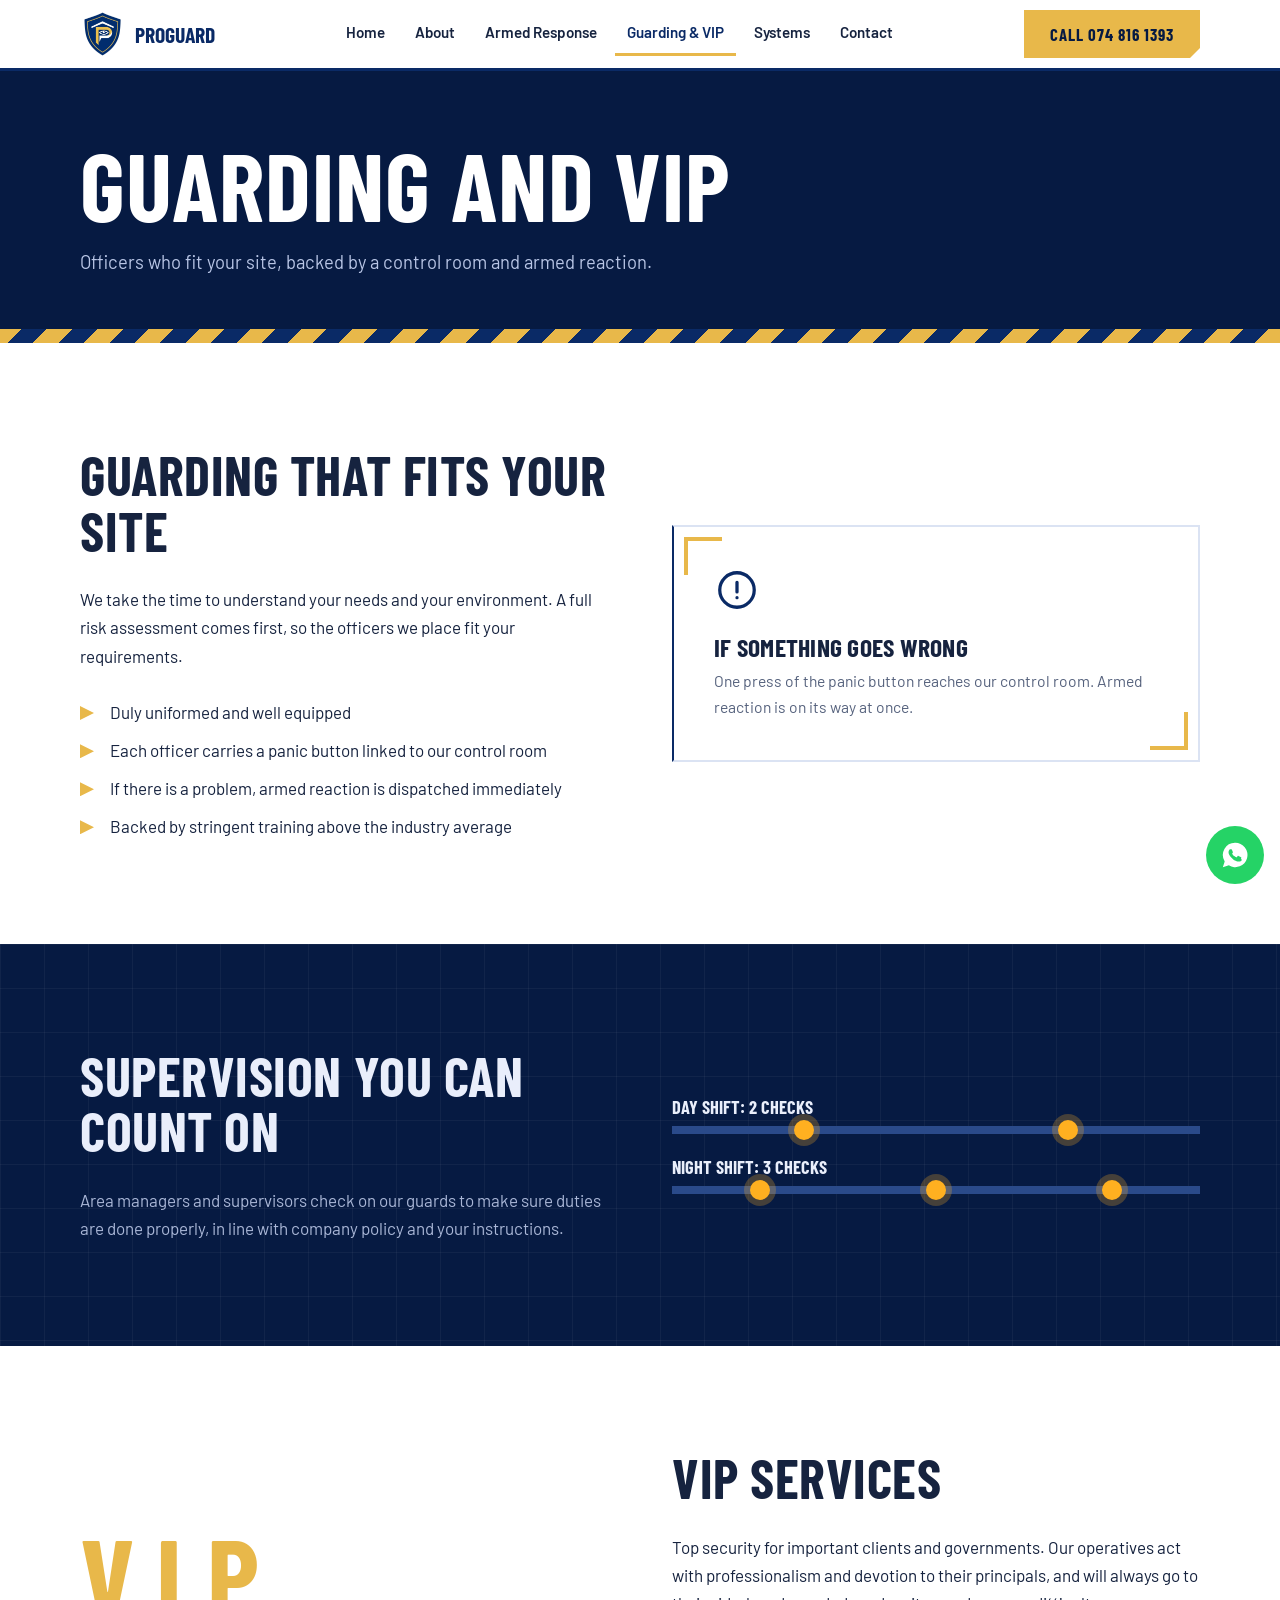
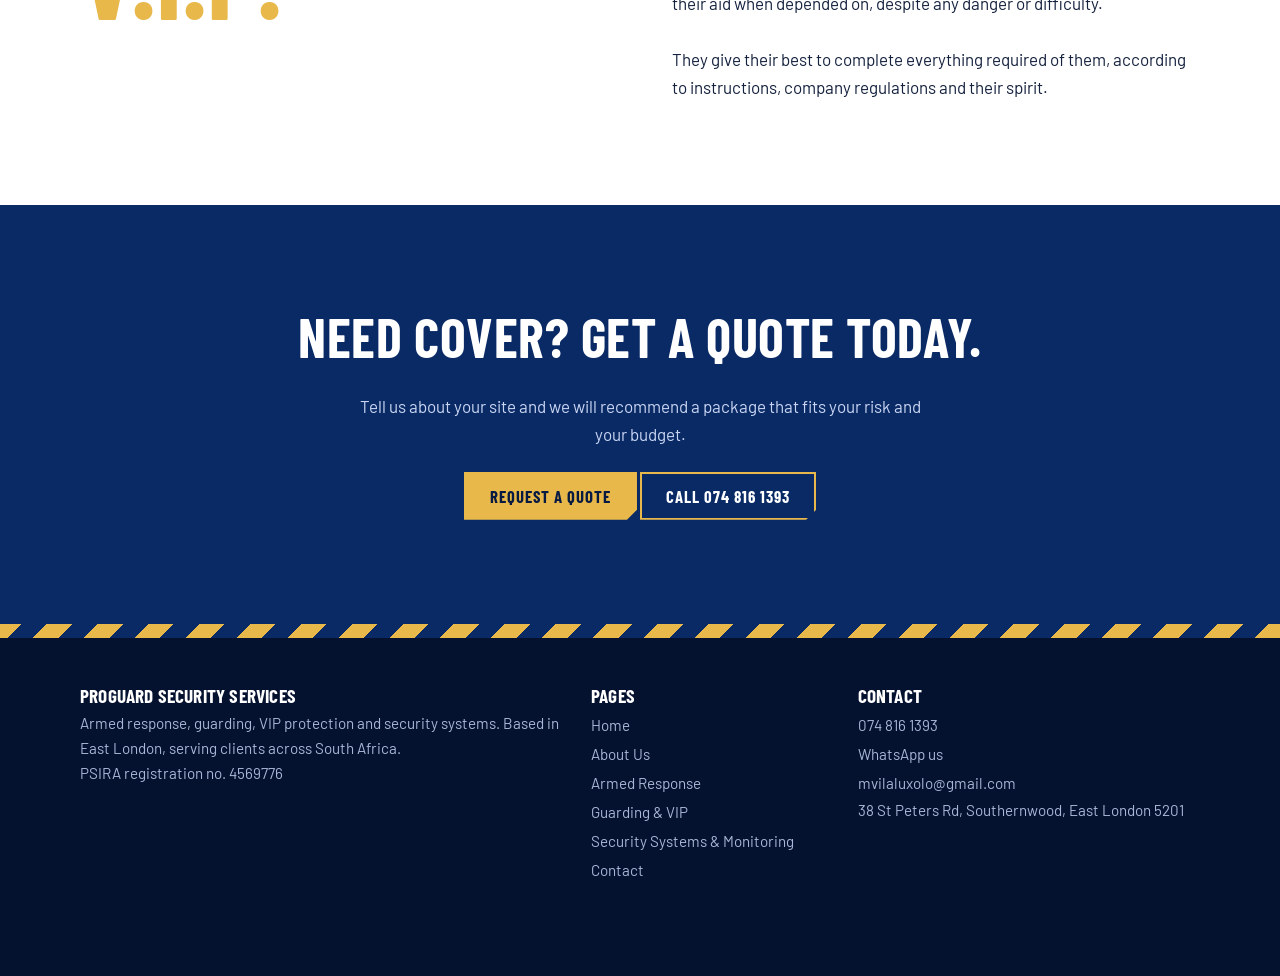
<file: guarding-vip.html>
<!doctype html><html lang="en-ZA"><head><meta charset="utf-8"><meta name="viewport" content="width=device-width,initial-scale=1">
<title>Guarding & VIP | Proguard Security Services, East London</title><meta name="description" content="Security guards, supervision and VIP protection from Proguard.">
<link rel="icon" href="images/logo-shield.png">
<link rel="preconnect" href="https://fonts.googleapis.com"><link rel="preconnect" href="https://fonts.gstatic.com" crossorigin>
<link href="https://fonts.googleapis.com/css2?family=Barlow:wght@400;600&family=Barlow+Condensed:wght@600;700&display=swap" rel="stylesheet">
<link rel="stylesheet" href="css/style.css">
<script type="application/ld+json">{"@context":"https://schema.org","@type":"SecurityService","name":"Proguard Security Services","telephone":"+27748161393","email":"mvilaluxolo@gmail.com","address":{"@type":"PostalAddress","streetAddress":"38 St Peters Rd, Southernwood","addressLocality":"East London","addressRegion":"Eastern Cape","postalCode":"5201","addressCountry":"ZA"}}</script></head><body>
<header><div class="w nav"><a class="brand" href="index.html"><img src="images/logo-shield.png" alt="">Proguard</a>
<nav aria-label="Main"><ul><li><a href="index.html">Home</a></li><li><a href="about.html">About</a></li><li><a href="armed-response.html">Armed Response</a></li><li><a href="guarding-vip.html" aria-current="page">Guarding & VIP</a></li><li><a href="security-systems.html">Systems</a></li><li><a href="contact.html">Contact</a></li></ul></nav><a class="btn nc" href="tel:+27748161393">Call 074 816 1393</a><button class="burger" aria-label="Menu" aria-expanded="false">Menu</button></div></header>
<main><section class="page-h"><div class="w"><h1>Guarding and VIP</h1><p>Officers who fit your site, backed by a control room and armed reaction.</p></div></section><div class="hz"></div><section class="sec"><div class="w split"><div class="rv"><h2>Guarding that fits your site</h2><p>We take the time to understand your needs and your environment. A full risk assessment comes first, so the officers we place fit your requirements.</p><br><ul class="list"><li>Duly uniformed and well equipped</li><li>Each officer carries a panic button linked to our control room</li><li>If there is a problem, armed reaction is dispatched immediately</li><li>Backed by stringent training above the industry average</li></ul></div><div class="card rv brk" style="border-left-width:2px;padding:40px"><svg class="ico" viewBox="0 0 24 24" aria-hidden="true"><path d="M12 3a9 9 0 100 18 9 9 0 000-18zM12 8v5M12 16h.01"/></svg><h3>If something goes wrong</h3><p>One press of the panic button reaches our control room. Armed reaction is on its way at once.</p></div></div></section>
<section class="sec dark gb"><div class="w split"><div class="rv"><h2>Supervision you can count on</h2><p class="mut">Area managers and supervisors check on our guards to make sure duties are done properly, in line with company policy and your instructions.</p></div><div class="rv tl"><section><p>Day shift: 2 checks</p><div><i></i><i></i></div></section><section><p>Night shift: 3 checks</p><div><i></i><i></i><i></i></div></section></div></div></section>
<section class="sec"><div class="w split"><div class="rv"><div class="big">V.I.P.</div></div><div class="rv"><h2>VIP services</h2><p>Top security for important clients and governments. Our operatives act with professionalism and devotion to their principals, and will always go to their aid when depended on, despite any danger or difficulty.</p><br><p>They give their best to complete everything required of them, according to instructions, company regulations and their spirit.</p></div></div></section><section class="sec cta"><div class="w rv"><h2>Need cover? Get a quote today.</h2><p>Tell us about your site and we will recommend a package that fits your risk and your budget.</p><a class="btn" href="contact.html">Request a quote</a> <a class="btn o" href="tel:+27748161393">Call 074 816 1393</a></div></section></main>
<div class="hz"></div><footer><div class="w grid"><div><h3>Proguard Security Services</h3><p>Armed response, guarding, VIP protection and security systems. Based in East London, serving clients across South Africa.</p><p>PSIRA registration no. 4569776</p></div>
<div><h3>Pages</h3><a href="index.html">Home</a><a href="about.html">About Us</a><a href="armed-response.html">Armed Response</a><a href="guarding-vip.html">Guarding & VIP</a><a href="security-systems.html">Security Systems & Monitoring</a><a href="contact.html">Contact</a></div><div><h3>Contact</h3><a href="tel:+27748161393">074 816 1393</a><a href="https://wa.me/27748161393">WhatsApp us</a><a href="mailto:mvilaluxolo@gmail.com">mvilaluxolo@gmail.com</a><p>38 St Peters Rd, Southernwood, East London 5201</p></div></div></footer>
<a class="wa" href="https://wa.me/27748161393" aria-label="Chat on WhatsApp"><svg viewBox="0 0 32 32"><path d="M16 3a13 13 0 0 0-11 19.8L3 29l6.4-2A13 13 0 1 0 16 3zm7.4 18.3c-.3.9-1.8 1.7-2.5 1.7-.6.1-1.4.1-2.3-.1-.5-.2-1.200-.4-2-.8-3.600-1.600-5.900-5.200-6.100-5.400-.2-.2-1.400-1.900-1.400-3.600s.9-2.500 1.200-2.900c.3-.3.7-.4.9-.4h.7c.2 0 .5-.1.8.6l1 2.400c.1.200.1.400 0 .6l-.5.700c-.2.200-.3.400-.1.700.2.300.8 1.300 1.700 2.100 1.100 1 2.100 1.300 2.400 1.500.3.100.5.100.7-.1l1-1.200c.2-.3.500-.2.800-.1l2.300 1.100c.3.200.5.200.6.400.1.100.1.800-.2 1.600z"/></svg></a><script src="js/main.js"></script></body></html>
</file>
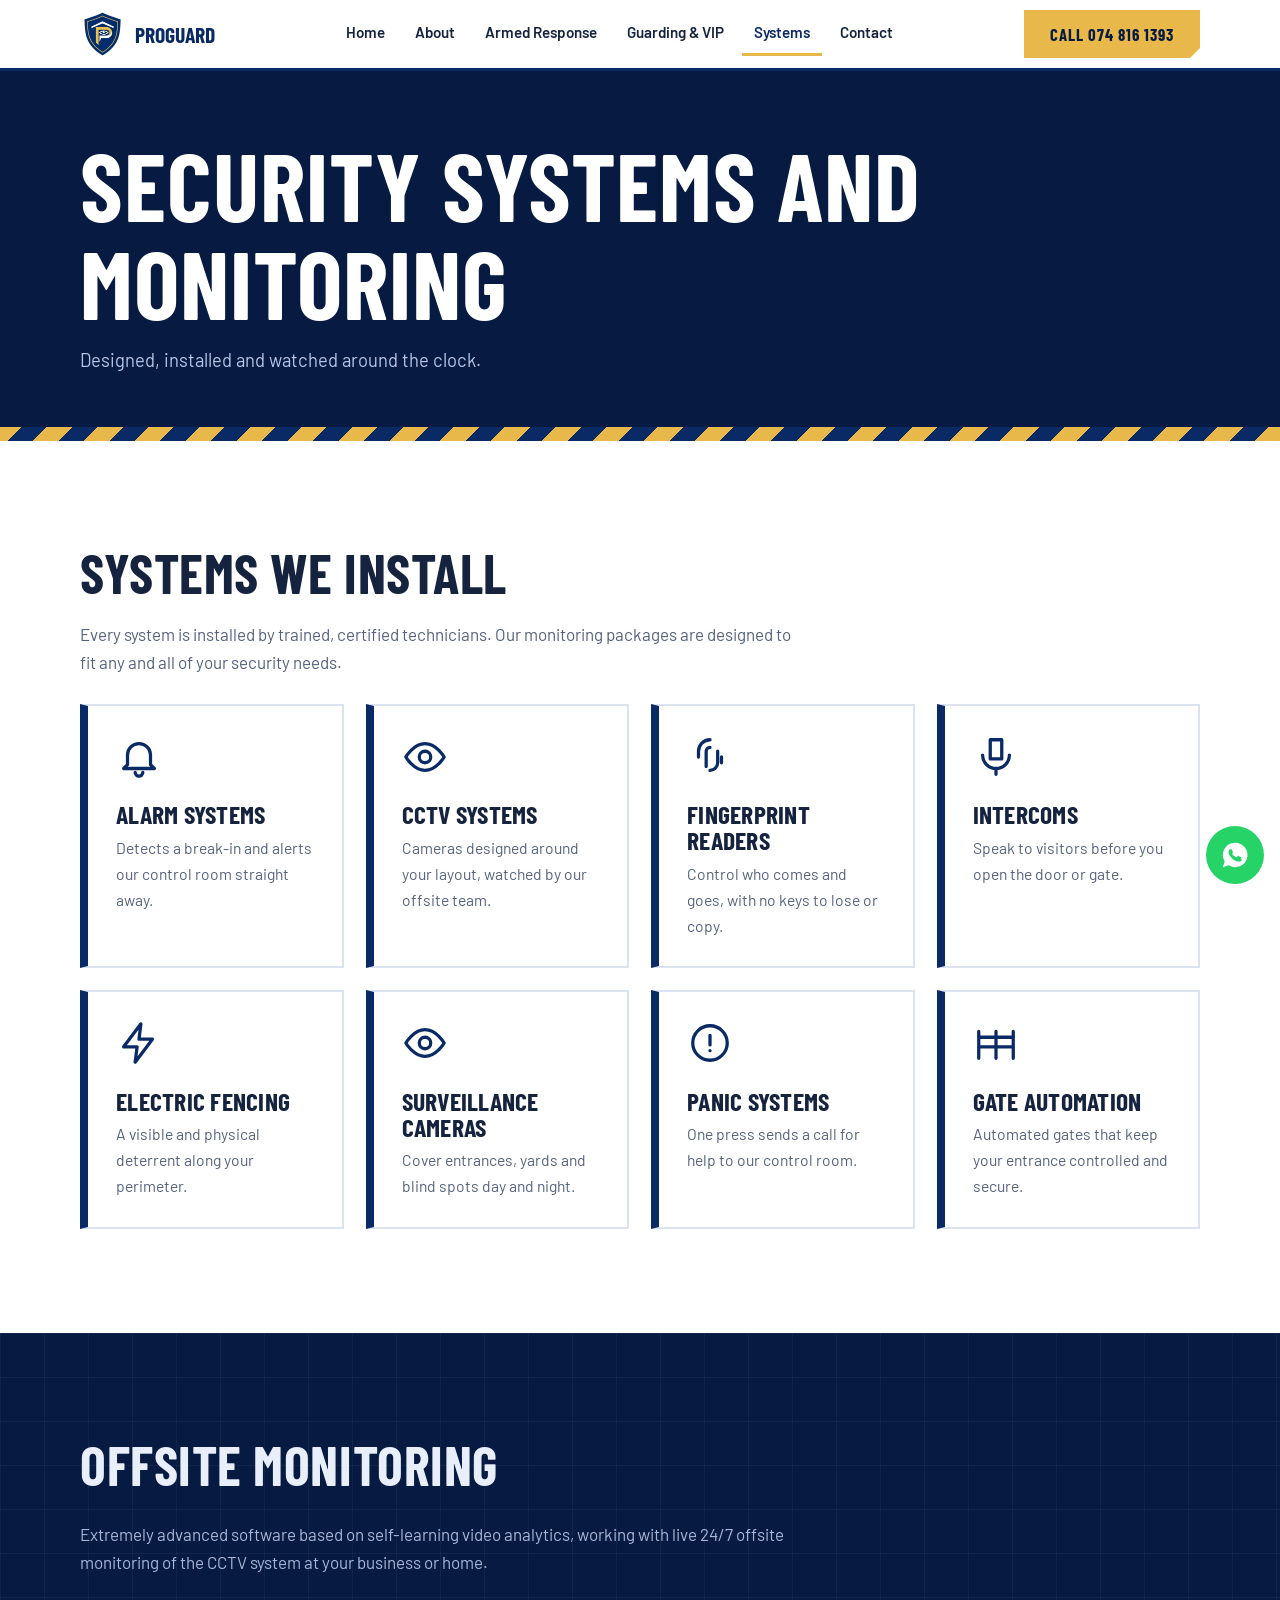
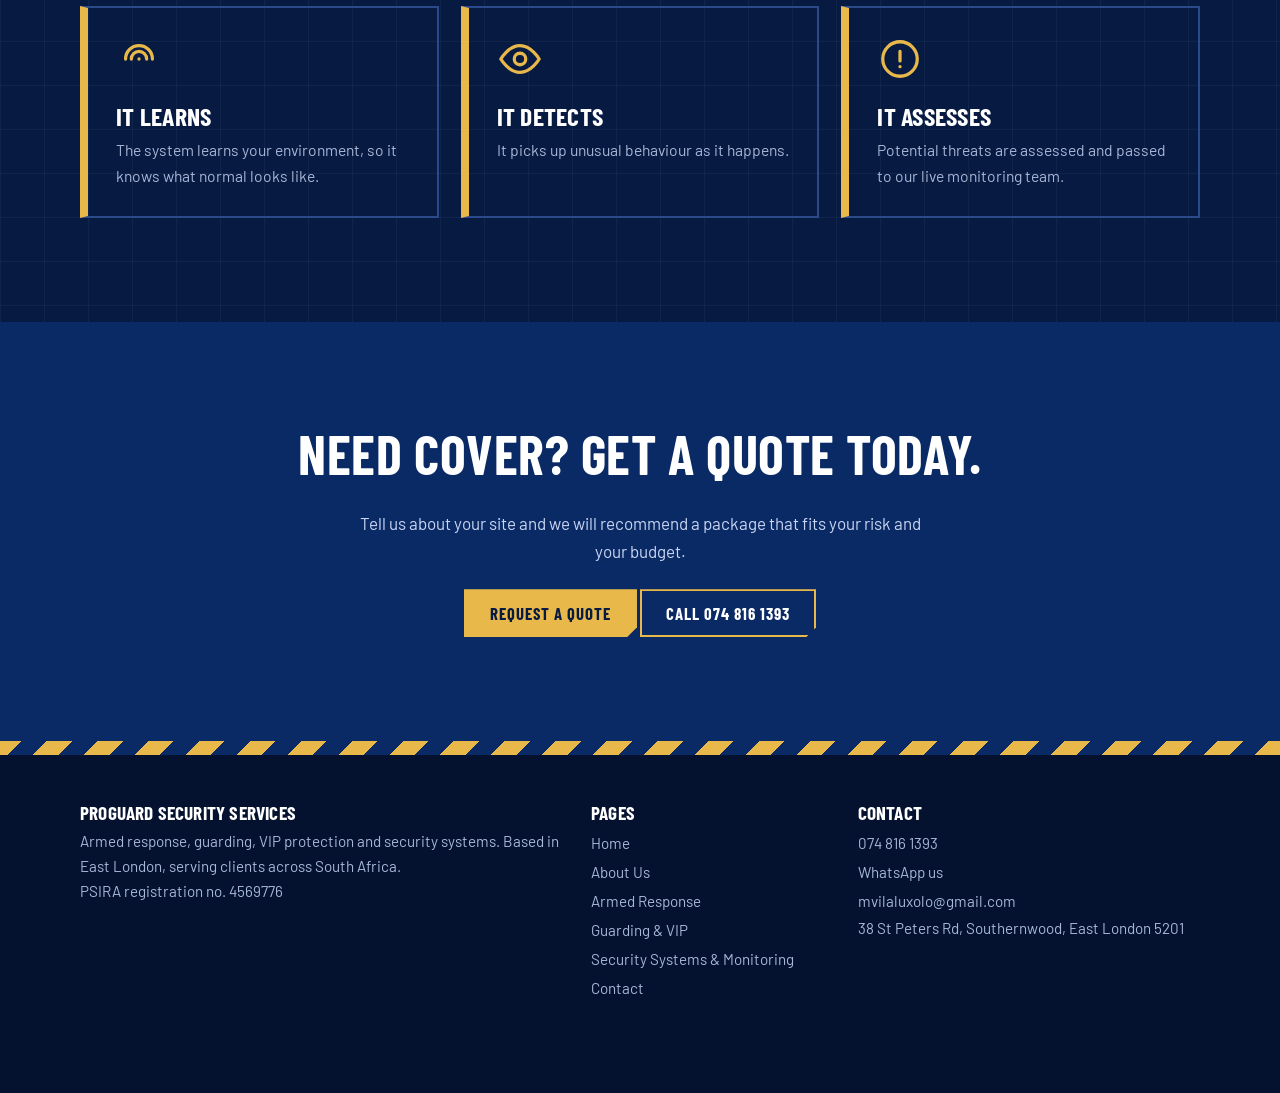
<file: security-systems.html>
<!doctype html><html lang="en-ZA"><head><meta charset="utf-8"><meta name="viewport" content="width=device-width,initial-scale=1">
<title>Security Systems & Monitoring | Proguard Security Services, East London</title><meta name="description" content="Alarms, CCTV, electric fencing, gate automation and 24/7 offsite monitoring.">
<link rel="icon" href="images/logo-shield.png">
<link rel="preconnect" href="https://fonts.googleapis.com"><link rel="preconnect" href="https://fonts.gstatic.com" crossorigin>
<link href="https://fonts.googleapis.com/css2?family=Barlow:wght@400;600&family=Barlow+Condensed:wght@600;700&display=swap" rel="stylesheet">
<link rel="stylesheet" href="css/style.css">
<script type="application/ld+json">{"@context":"https://schema.org","@type":"SecurityService","name":"Proguard Security Services","telephone":"+27748161393","email":"mvilaluxolo@gmail.com","address":{"@type":"PostalAddress","streetAddress":"38 St Peters Rd, Southernwood","addressLocality":"East London","addressRegion":"Eastern Cape","postalCode":"5201","addressCountry":"ZA"}}</script></head><body>
<header><div class="w nav"><a class="brand" href="index.html"><img src="images/logo-shield.png" alt="">Proguard</a>
<nav aria-label="Main"><ul><li><a href="index.html">Home</a></li><li><a href="about.html">About</a></li><li><a href="armed-response.html">Armed Response</a></li><li><a href="guarding-vip.html">Guarding & VIP</a></li><li><a href="security-systems.html" aria-current="page">Systems</a></li><li><a href="contact.html">Contact</a></li></ul></nav><a class="btn nc" href="tel:+27748161393">Call 074 816 1393</a><button class="burger" aria-label="Menu" aria-expanded="false">Menu</button></div></header>
<main><section class="page-h"><div class="w"><h1>Security systems and monitoring</h1><p>Designed, installed and watched around the clock.</p></div></section><div class="hz"></div><section class="sec"><div class="w"><h2 class="rv">Systems we install</h2><p class="mut rv" style="max-width:42em;margin:-8px 0 28px">Every system is installed by trained, certified technicians. Our monitoring packages are designed to fit any and all of your security needs.</p><div class="grid"><div class="card rv"><svg class="ico" viewBox="0 0 24 24" aria-hidden="true"><path d="M6 16v-5a6 6 0 1112 0v5l2 2H4zM10 20a2 2 0 004 0"/></svg><h3>Alarm systems</h3><p>Detects a break-in and alerts our control room straight away.</p></div><div class="card rv"><svg class="ico" viewBox="0 0 24 24" aria-hidden="true"><path d="M2 12s4-7 10-7 10 7 10 7-4 7-10 7S2 12 2 12zM12 9a3 3 0 100 6 3 3 0 000-6"/></svg><h3>CCTV systems</h3><p>Cameras designed around your layout, watched by our offsite team.</p></div><div class="card rv"><svg class="ico" viewBox="0 0 24 24" aria-hidden="true"><path d="M12 3a6 6 0 00-6 6v3M12 7a2 2 0 00-2 2v8M16 9v6a4 4 0 01-4 4M18 12v3"/></svg><h3>Fingerprint readers</h3><p>Control who comes and goes, with no keys to lose or copy.</p></div><div class="card rv"><svg class="ico" viewBox="0 0 24 24" aria-hidden="true"><path d="M9 3h6v10H9zM5 11a7 7 0 0014 0M12 18v3"/></svg><h3>Intercoms</h3><p>Speak to visitors before you open the door or gate.</p></div><div class="card rv"><svg class="ico" viewBox="0 0 24 24" aria-hidden="true"><path d="M13 2L4 14h7l-1 8 9-12h-7z"/></svg><h3>Electric fencing</h3><p>A visible and physical deterrent along your perimeter.</p></div><div class="card rv"><svg class="ico" viewBox="0 0 24 24" aria-hidden="true"><path d="M2 12s4-7 10-7 10 7 10 7-4 7-10 7S2 12 2 12zM12 9a3 3 0 100 6 3 3 0 000-6"/></svg><h3>Surveillance cameras</h3><p>Cover entrances, yards and blind spots day and night.</p></div><div class="card rv"><svg class="ico" viewBox="0 0 24 24" aria-hidden="true"><path d="M12 3a9 9 0 100 18 9 9 0 000-18zM12 8v5M12 16h.01"/></svg><h3>Panic systems</h3><p>One press sends a call for help to our control room.</p></div><div class="card rv"><svg class="ico" viewBox="0 0 24 24" aria-hidden="true"><path d="M3 20V6M21 20V6M3 9h18M3 14h18M12 6v14"/></svg><h3>Gate automation</h3><p>Automated gates that keep your entrance controlled and secure.</p></div></div></div></section>
<section class="sec dark gb"><div class="w"><h2 class="rv">Offsite monitoring</h2><p class="mut rv" style="max-width:42em;margin-bottom:30px">Extremely advanced software based on self-learning video analytics, working with live 24/7 offsite monitoring of the CCTV system at your business or home.</p><div class="grid rv"><div class="card" style="background:transparent;color:#fff;border-color:#2a4a8a;border-left-color:var(--gold)"><svg class="ico" viewBox="0 0 24 24" aria-hidden="true"><path d="M5 12a7 7 0 0114 0M8 12a4 4 0 018 0M12 12h.01"/></svg><h3>It learns</h3><p style="color:#a9b6d6">The system learns your environment, so it knows what normal looks like.</p></div><div class="card" style="background:transparent;color:#fff;border-color:#2a4a8a;border-left-color:var(--gold)"><svg class="ico" viewBox="0 0 24 24" aria-hidden="true"><path d="M2 12s4-7 10-7 10 7 10 7-4 7-10 7S2 12 2 12zM12 9a3 3 0 100 6 3 3 0 000-6"/></svg><h3>It detects</h3><p style="color:#a9b6d6">It picks up unusual behaviour as it happens.</p></div><div class="card" style="background:transparent;color:#fff;border-color:#2a4a8a;border-left-color:var(--gold)"><svg class="ico" viewBox="0 0 24 24" aria-hidden="true"><path d="M12 3a9 9 0 100 18 9 9 0 000-18zM12 8v5M12 16h.01"/></svg><h3>It assesses</h3><p style="color:#a9b6d6">Potential threats are assessed and passed to our live monitoring team.</p></div></div></div></section><section class="sec cta"><div class="w rv"><h2>Need cover? Get a quote today.</h2><p>Tell us about your site and we will recommend a package that fits your risk and your budget.</p><a class="btn" href="contact.html">Request a quote</a> <a class="btn o" href="tel:+27748161393">Call 074 816 1393</a></div></section></main>
<div class="hz"></div><footer><div class="w grid"><div><h3>Proguard Security Services</h3><p>Armed response, guarding, VIP protection and security systems. Based in East London, serving clients across South Africa.</p><p>PSIRA registration no. 4569776</p></div>
<div><h3>Pages</h3><a href="index.html">Home</a><a href="about.html">About Us</a><a href="armed-response.html">Armed Response</a><a href="guarding-vip.html">Guarding & VIP</a><a href="security-systems.html">Security Systems & Monitoring</a><a href="contact.html">Contact</a></div><div><h3>Contact</h3><a href="tel:+27748161393">074 816 1393</a><a href="https://wa.me/27748161393">WhatsApp us</a><a href="mailto:mvilaluxolo@gmail.com">mvilaluxolo@gmail.com</a><p>38 St Peters Rd, Southernwood, East London 5201</p></div></div></footer>
<a class="wa" href="https://wa.me/27748161393" aria-label="Chat on WhatsApp"><svg viewBox="0 0 32 32"><path d="M16 3a13 13 0 0 0-11 19.8L3 29l6.4-2A13 13 0 1 0 16 3zm7.4 18.3c-.3.9-1.8 1.7-2.5 1.7-.6.1-1.4.1-2.3-.1-.5-.2-1.200-.4-2-.8-3.600-1.600-5.900-5.200-6.100-5.400-.2-.2-1.400-1.900-1.400-3.600s.9-2.500 1.200-2.900c.3-.3.7-.4.9-.4h.7c.2 0 .5-.1.8.6l1 2.400c.1.200.1.400 0 .6l-.5.700c-.2.200-.3.400-.1.700.2.300.8 1.300 1.700 2.100 1.100 1 2.100 1.300 2.400 1.500.3.100.5.100.7-.1l1-1.200c.2-.3.500-.2.800-.1l2.300 1.100c.3.200.5.200.6.400.1.100.1.800-.2 1.600z"/></svg></a><script src="js/main.js"></script></body></html>
</file>
<file: css/style.css>
:root{--navy:#0a2a66;--ink:#061a42;--gold:#e8b84a;--amber:#ffb020;--bg:#fff;--soft:#f2f5fb;--tx:#16233f;--mut:#56627d}
*{box-sizing:border-box;margin:0}html{scroll-behavior:smooth;overflow-x:hidden}
body{font:17px/1.65 "Barlow",system-ui,sans-serif;color:var(--tx);background:var(--bg);overflow-x:hidden}
h1,h2,h3{font-family:"Barlow Condensed",Impact,sans-serif;line-height:1.02;letter-spacing:.01em;text-transform:uppercase}
h1{font-size:clamp(2.8rem,9vw,6rem)}h2{font-size:clamp(2rem,5vw,3.4rem);margin-bottom:.5em}h3{font-size:1.6rem;margin-bottom:.3em}
img{max-width:100%;display:block}a{color:inherit}
.w{width:min(1120px,92%);margin:auto}.sec{padding:clamp(56px,9vw,104px) 0}
.dark{background:var(--ink);color:#e9eefb}.dark .mut{color:#a9b6d6}.mut{color:var(--mut)}.soft{background:var(--soft)}
.hz{height:14px;background:repeating-linear-gradient(-45deg,var(--gold) 0 18px,var(--navy) 18px 36px)}
header{position:sticky;top:0;z-index:50;background:rgba(255,255,255,.94);backdrop-filter:blur(8px);border-bottom:3px solid var(--navy)}
.nav{display:flex;align-items:center;justify-content:space-between;height:68px}
.brand{display:flex;align-items:center;gap:10px;text-decoration:none;font:700 1.35rem "Barlow Condensed",Impact,sans-serif;color:var(--navy);text-transform:uppercase}
.brand img{height:46px}
nav ul{display:flex;gap:6px;list-style:none;padding:0}nav a{display:block;padding:8px 12px;text-decoration:none;font-weight:600;font-size:.95rem;border-bottom:3px solid transparent}
nav a:hover,nav a[aria-current]{border-color:var(--gold);color:var(--navy)}
.btn{display:inline-block;padding:14px 26px;font:700 1.05rem "Barlow Condensed",Impact,sans-serif;text-transform:uppercase;letter-spacing:.06em;text-decoration:none;background:var(--gold);color:var(--ink);border:0;cursor:pointer;clip-path:polygon(0 0,100% 0,100% calc(100% - 10px),calc(100% - 10px) 100%,0 100%);transition:transform .2s,background .2s}
.btn:hover{transform:translateY(-3px);background:#f4c867}.btn.o{background:transparent;color:#fff;box-shadow:inset 0 0 0 2px var(--gold)}
.burger{display:none;background:none;border:2px solid var(--navy);padding:8px 10px;font-weight:700;color:var(--navy)}
:focus-visible{outline:3px solid var(--amber);outline-offset:3px}
.hero{background:radial-gradient(circle at 75% 40%,#12409a,var(--ink) 62%);color:#fff;position:relative;overflow:hidden;padding:clamp(48px,8vw,96px) 0}
.hero .w{display:grid;grid-template-columns:1.2fr 1fr;gap:40px;align-items:center}
.hero p{max-width:34em;color:#c9d5f2;margin:20px 0 28px;font-size:1.15rem}.hero .btn{margin:0 10px 10px 0}
.ln{display:block;overflow:hidden}.ln span{display:block;transform:translateY(105%);animation:up .9s cubic-bezier(.2,.7,.2,1) forwards;animation-delay:calc(var(--i)*.14s + .2s)}
.ln:last-child{color:var(--gold)}@keyframes up{to{transform:none}}
.radar{position:relative;aspect-ratio:1;display:grid;place-items:center;max-width:430px;margin:auto;width:100%}
.radar i{position:absolute;inset:0;border:2px solid var(--amber);border-radius:50%;opacity:0;animation:ring 5s ease-out infinite;animation-delay:calc(var(--i)*1.66s)}
.radar::before{content:"";position:absolute;inset:6%;border-radius:50%;background:conic-gradient(from 0deg,rgba(255,176,32,.38),transparent 28%);animation:spin 7s linear infinite}
.radar img{position:relative;width:62%;background:#fff;border-radius:50% 50% 46% 46%;padding:6%;box-shadow:0 0 60px rgba(255,176,32,.35)}
@keyframes ring{0%{transform:scale(.45);opacity:.9}100%{transform:scale(1.05);opacity:0}}@keyframes spin{to{transform:rotate(360deg)}}
.tick{background:var(--gold);color:var(--ink);overflow:hidden;white-space:nowrap;font:700 1.3rem "Barlow Condensed",Impact,sans-serif;text-transform:uppercase;padding:12px 0}
.tick div{display:inline-block;animation:tk 30s linear infinite}.tick span{margin:0 22px}.tick b{color:var(--navy)}
@keyframes tk{to{transform:translateX(-50%)}}
.stats{display:grid;grid-template-columns:repeat(3,1fr);gap:20px;text-align:center}
.stats strong{display:block;font:700 clamp(3rem,8vw,5.2rem) "Barlow Condensed",Impact,sans-serif;color:var(--navy);line-height:1}
.stats div{border-top:4px solid var(--gold);padding-top:14px}
.split{display:grid;grid-template-columns:1fr 1fr;gap:clamp(28px,5vw,64px);align-items:center}
.car{position:relative;overflow:hidden;clip-path:inset(0 0 100% 0);transition:clip-path 1.2s cubic-bezier(.7,0,.2,1);aspect-ratio:4/5;background:var(--navy)}
.car.in{clip-path:inset(0)}.car img{width:100%;height:118%;object-fit:cover;will-change:transform}
.car::after{content:"";position:absolute;top:0;left:20%;width:60%;height:10px;background:var(--amber);filter:blur(8px);animation:pulse 1.6s ease-in-out infinite}
@keyframes pulse{50%{opacity:.15}}
.grid{display:grid;grid-template-columns:repeat(auto-fit,minmax(250px,1fr));gap:22px}
.card{background:#fff;border:2px solid #dbe3f3;border-left:8px solid var(--navy);padding:28px;transition:transform .25s,border-color .25s,box-shadow .25s}
.card:hover{transform:translateY(-6px);border-left-color:var(--gold);box-shadow:0 14px 34px -14px rgba(10,42,102,.45),0 0 0 3px rgba(255,176,32,.25)}
.card p{color:var(--mut);font-size:.98rem}.card a.m{font-weight:700;color:var(--navy);text-decoration:none}
.steps{display:grid;grid-template-columns:repeat(4,1fr);gap:0;counter-reset:s;position:relative}
.step{padding:26px 22px 26px 0;border-top:4px solid #2a4a8a;opacity:.45;transition:.6s;counter-increment:s}
.step::before{content:counter(s);display:grid;place-items:center;width:44px;height:44px;border-radius:50%;background:#2a4a8a;font:700 1.4rem "Barlow Condensed",Impact,sans-serif;margin:-47px 0 14px;transition:.6s}
.step.on{opacity:1;border-color:var(--amber)}.step.on::before{background:var(--amber);color:var(--ink);box-shadow:0 0 0 8px rgba(255,176,32,.2)}
.step h3{font-size:1.4rem}
.list{list-style:none;padding:0;display:grid;gap:10px}.list li{padding-left:30px;position:relative}
.list li::before{content:"";position:absolute;left:0;top:.5em;width:14px;height:14px;background:var(--gold);clip-path:polygon(0 0,100% 50%,0 100%)}
.badge{display:inline-flex;gap:14px;align-items:center;background:var(--navy);color:#fff;padding:14px 20px;border-left:8px solid var(--gold)}
.badge b{font:700 1.8rem "Barlow Condensed",Impact,sans-serif;color:var(--gold)}
.page-h{background:var(--ink);color:#fff;padding:64px 0 52px}.page-h p{color:#b9c6e6;max-width:38em;font-size:1.15rem;margin-top:14px}
.cta{background:var(--navy);color:#fff;text-align:center}.cta p{margin:0 auto 24px;max-width:34em;color:#c9d5f2}
form{display:grid;gap:14px}label{font-weight:600;font-size:.9rem}input,select,textarea{width:100%;padding:13px;font:inherit;border:2px solid #c5d0e8;background:#fff;margin-top:4px}
input:focus,select:focus,textarea:focus{border-color:var(--navy);outline:0;box-shadow:0 0 0 3px rgba(232,184,74,.5)}
footer{background:#041230;color:#a9b6d6;padding:48px 0 90px;font-size:.95rem}footer .grid{grid-template-columns:2fr 1fr 1.4fr}footer h3{color:#fff;font-size:1.2rem}footer a{text-decoration:none;display:block;padding:2px 0}footer a:hover{color:var(--gold)}
.wa{position:fixed;right:16px;bottom:16px;z-index:60;width:58px;height:58px;border-radius:50%;background:#25d366;display:grid;place-items:center;box-shadow:0 0 0 0 rgba(37,211,102,.6);animation:wp 2.4s infinite}
.wa svg{width:30px;fill:#fff}@keyframes wp{70%{box-shadow:0 0 0 18px rgba(37,211,102,0)}}
.rv{opacity:0;transform:translateY(26px);transition:opacity .7s,transform .7s}.rv.in{opacity:1;transform:none}
@media(max-width:860px){.hero .w,.split{grid-template-columns:1fr}.radar{max-width:300px;order:-1}.steps{grid-template-columns:1fr 1fr;row-gap:30px}.steps .step{padding-top:30px}footer .grid{grid-template-columns:1fr}
.burger{display:block}nav ul{display:none;position:absolute;left:0;right:0;top:71px;background:#fff;flex-direction:column;padding:10px 4%;border-bottom:3px solid var(--navy)}nav ul.open{display:flex}.nc{display:none}.stats{gap:8px}.stats strong{font-size:2rem}.stats div{font-size:.85rem;line-height:1.3}}
@media(prefers-reduced-motion:reduce){*,*::before,*::after{animation:none!important;transition:none!important}.ln span{transform:none}.rv{opacity:1;transform:none}.car{clip-path:none}.step{opacity:1}.tick{overflow-x:auto}html{scroll-behavior:auto}}
.gb{background-color:var(--ink);background-image:linear-gradient(rgba(255,255,255,.045) 1px,transparent 1px),linear-gradient(90deg,rgba(255,255,255,.045) 1px,transparent 1px);background-size:44px 44px}
.brk{position:relative}.brk::before,.brk::after{content:"";position:absolute;width:34px;height:34px;border:4px solid var(--gold);z-index:2;pointer-events:none}
.brk::before{top:10px;left:10px;border-right:0;border-bottom:0}.brk::after{bottom:10px;right:10px;border-left:0;border-top:0}
.ico{width:46px;height:46px;stroke:var(--navy);fill:none;stroke-width:1.7;stroke-linecap:round;stroke-linejoin:round;margin-bottom:14px}
.dark .ico,.ico.g{stroke:var(--gold)}.card:hover .ico{stroke:var(--amber)}
.card ul{margin-top:14px;font-size:.95rem}
.why{display:grid;grid-template-columns:repeat(auto-fit,minmax(300px,1fr));gap:18px}
.why div{border-left:5px solid var(--gold);padding:6px 0 6px 20px}.why h3{color:#fff;font-size:1.45rem}.why p{color:#a9b6d6;font-size:.98rem}
.steps.s3{grid-template-columns:repeat(3,1fr)}
.tiles{display:grid;grid-template-columns:repeat(4,1fr);gap:12px}@media(max-width:700px){.tiles{grid-template-columns:repeat(2,1fr)}}
.tiles div{background:#fff;border:2px solid #dbe3f3;padding:18px 10px;text-align:center;font:700 1.1rem "Barlow Condensed",Impact,sans-serif;text-transform:uppercase;color:var(--navy);transition:.25s}
.tiles div:hover{background:var(--navy);color:var(--gold);transform:translateY(-4px)}.tiles .ico{margin:0 auto 8px;width:36px;height:36px}.tiles div:hover .ico{stroke:var(--gold)}
.spec{display:grid;border-top:3px solid var(--navy)}.spec div{display:grid;grid-template-columns:190px 1fr;gap:16px;padding:14px 0;border-bottom:1px solid #cfd8ec}.spec b{font:700 1.2rem "Barlow Condensed",Impact,sans-serif;text-transform:uppercase;color:var(--navy)}
.big{font:700 clamp(3rem,10vw,7rem) "Barlow Condensed",Impact,sans-serif;line-height:.9;text-transform:uppercase;color:var(--gold)}
.tl{margin:22px 0;display:grid;gap:22px}.tl p{font:700 1.15rem "Barlow Condensed",Impact,sans-serif;text-transform:uppercase;margin-bottom:8px}
.tl div{height:8px;background:#2a4a8a;position:relative;display:flex;justify-content:space-around;align-items:center}.tl i{width:20px;height:20px;border-radius:50%;background:var(--amber);box-shadow:0 0 0 6px rgba(255,176,32,.25);animation:pulse 2s infinite}
.dir{display:flex;gap:18px;align-items:center}.dir span{flex:none;width:72px;height:72px;display:grid;place-items:center;background:var(--navy);color:var(--gold);font:700 2rem "Barlow Condensed",Impact,sans-serif;clip-path:polygon(50% 0,100% 18%,100% 62%,50% 100%,0 62%,0 18%)}
.dir h3{margin:0}.dir p{margin:0!important}
.quote{font:600 clamp(1.6rem,4vw,2.5rem)/1.2 "Barlow Condensed",Impact,sans-serif;text-transform:uppercase;max-width:22em;border-left:8px solid var(--gold);padding-left:24px}
@media(max-width:860px){.steps.s3{grid-template-columns:1fr}.spec div{grid-template-columns:1fr;gap:2px}}
</file>
